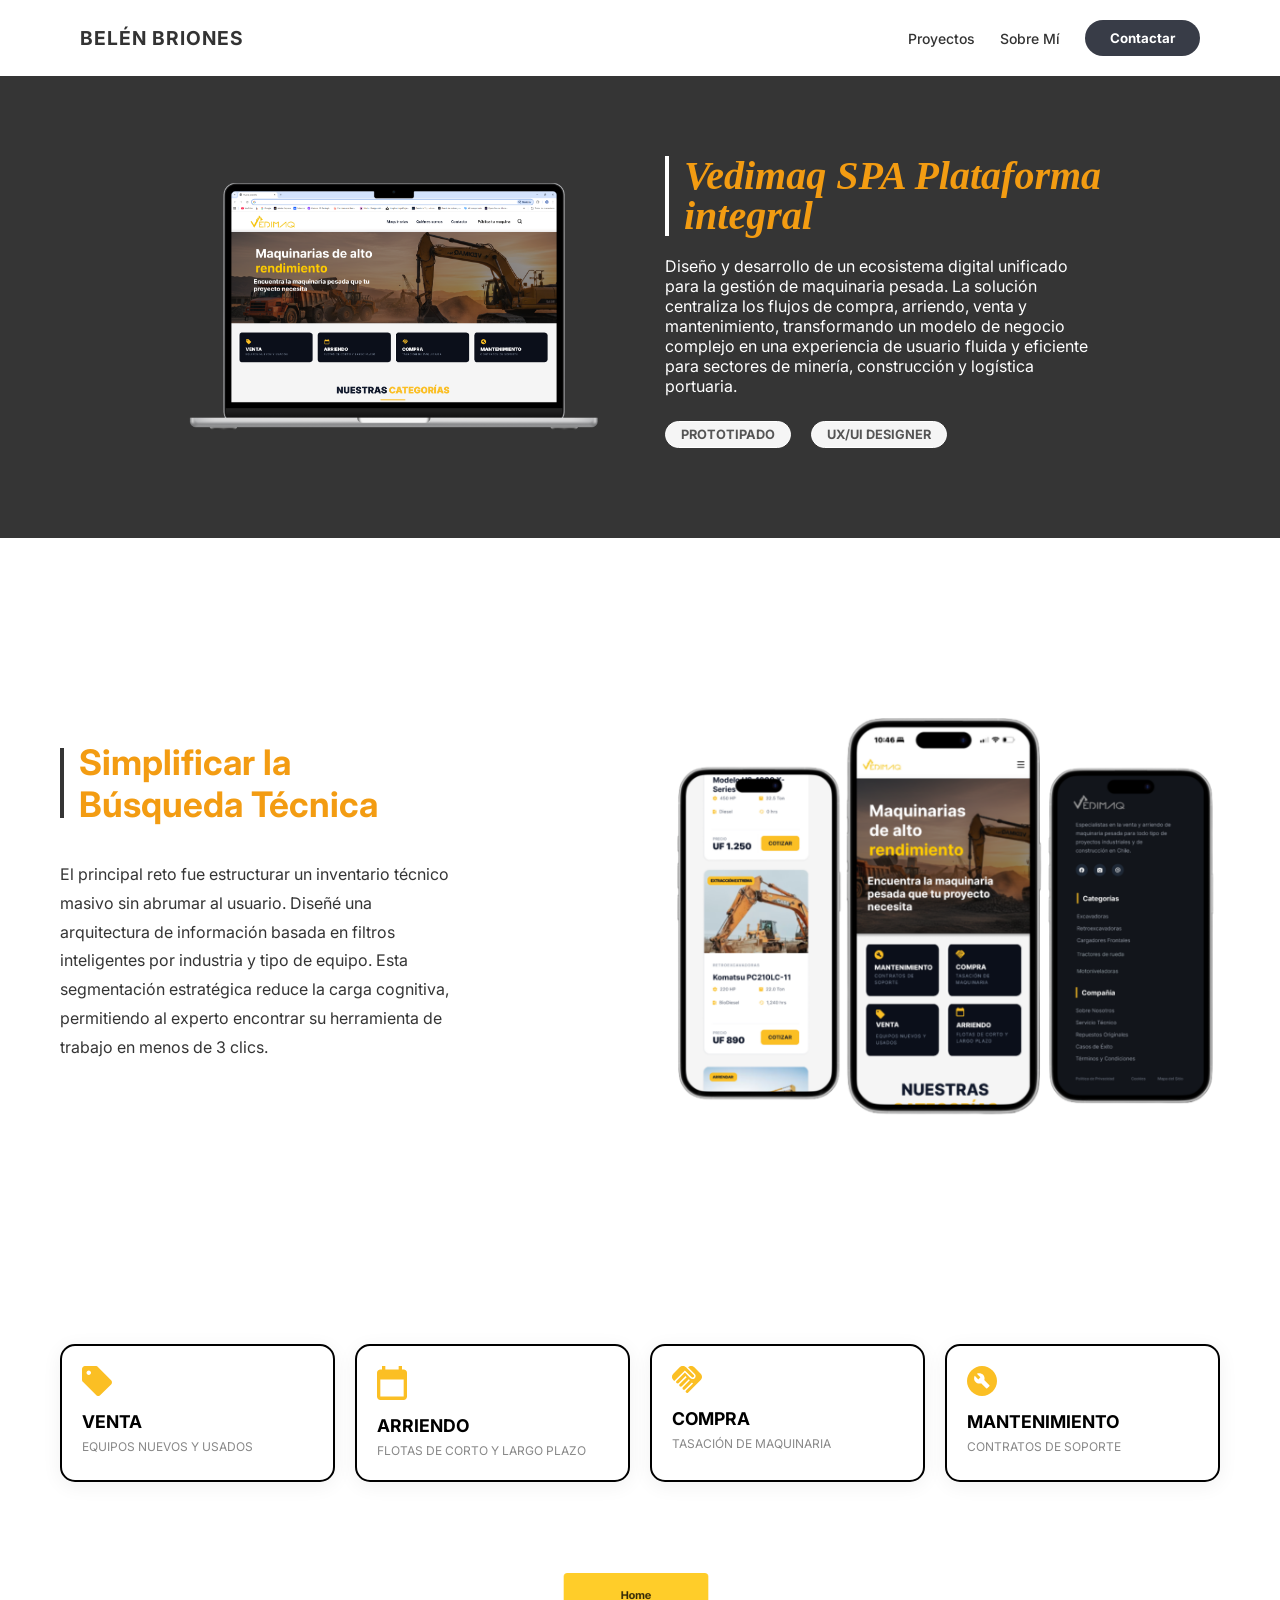
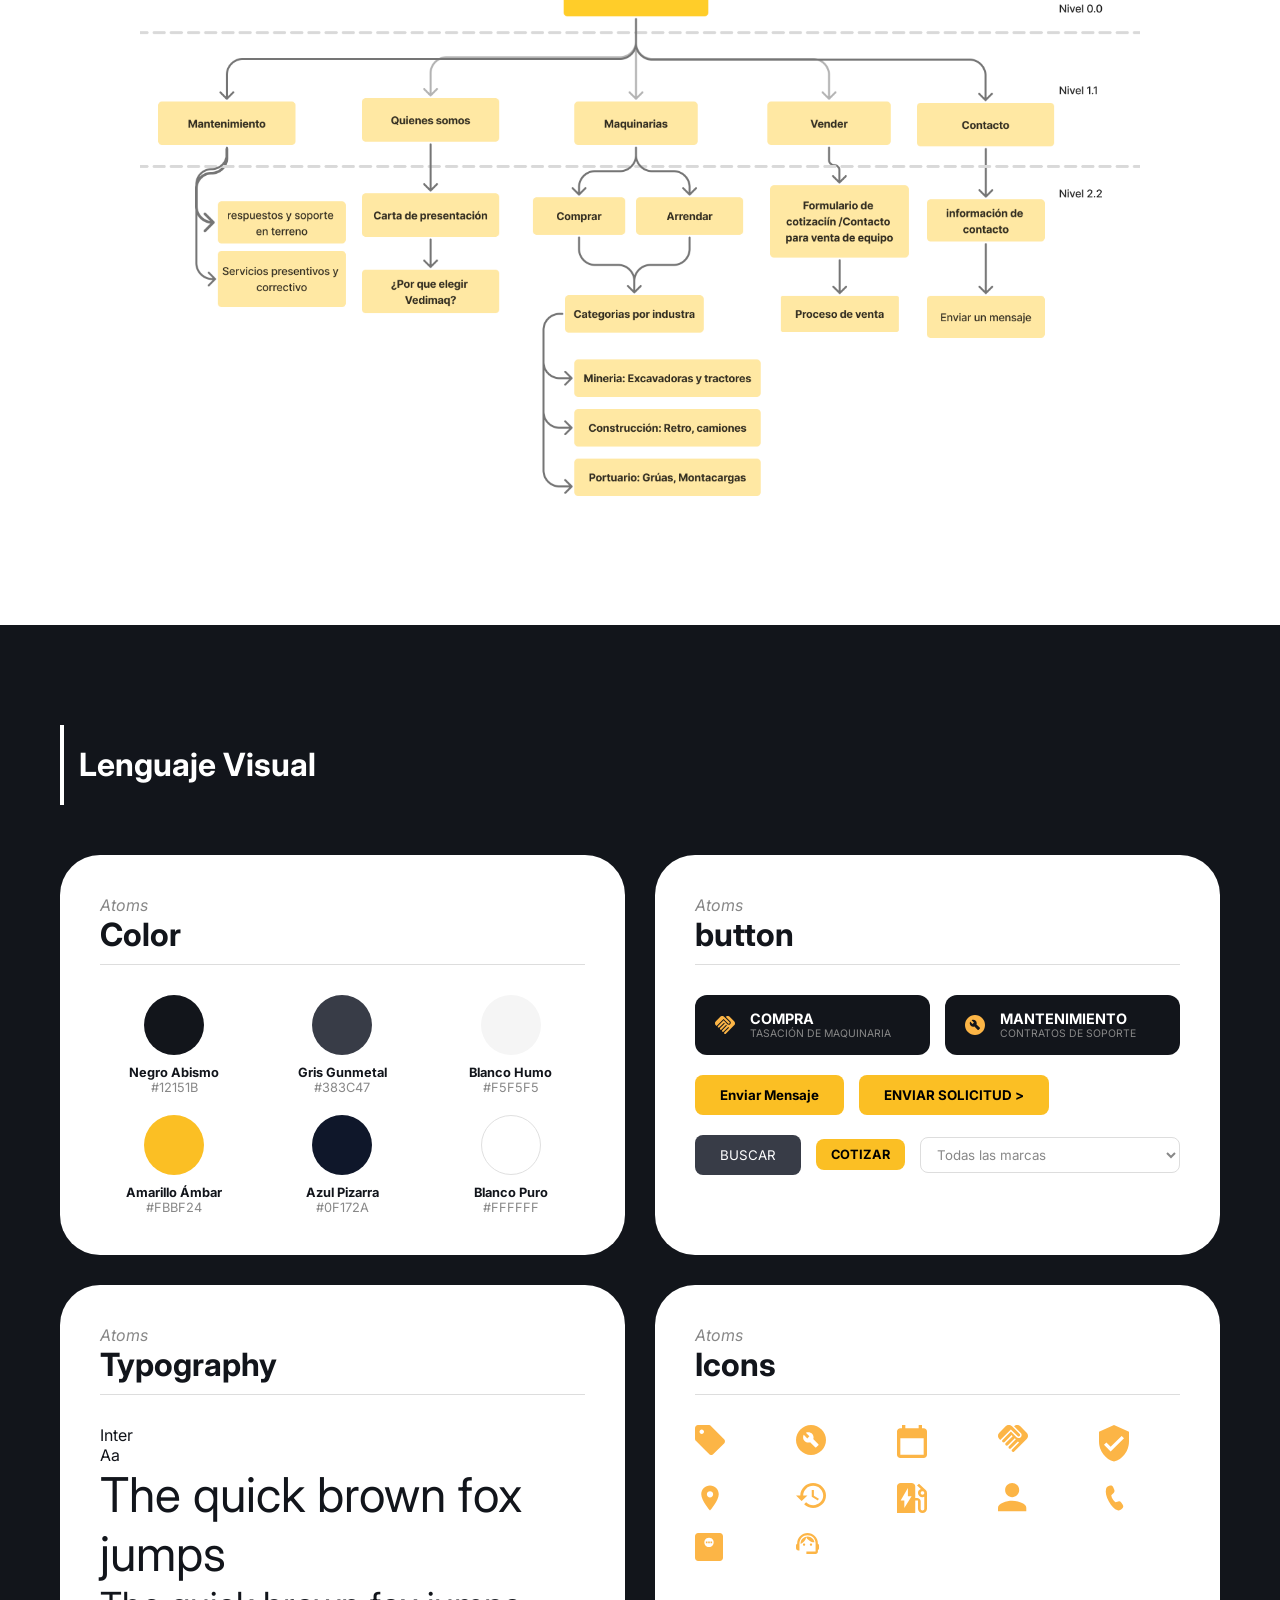
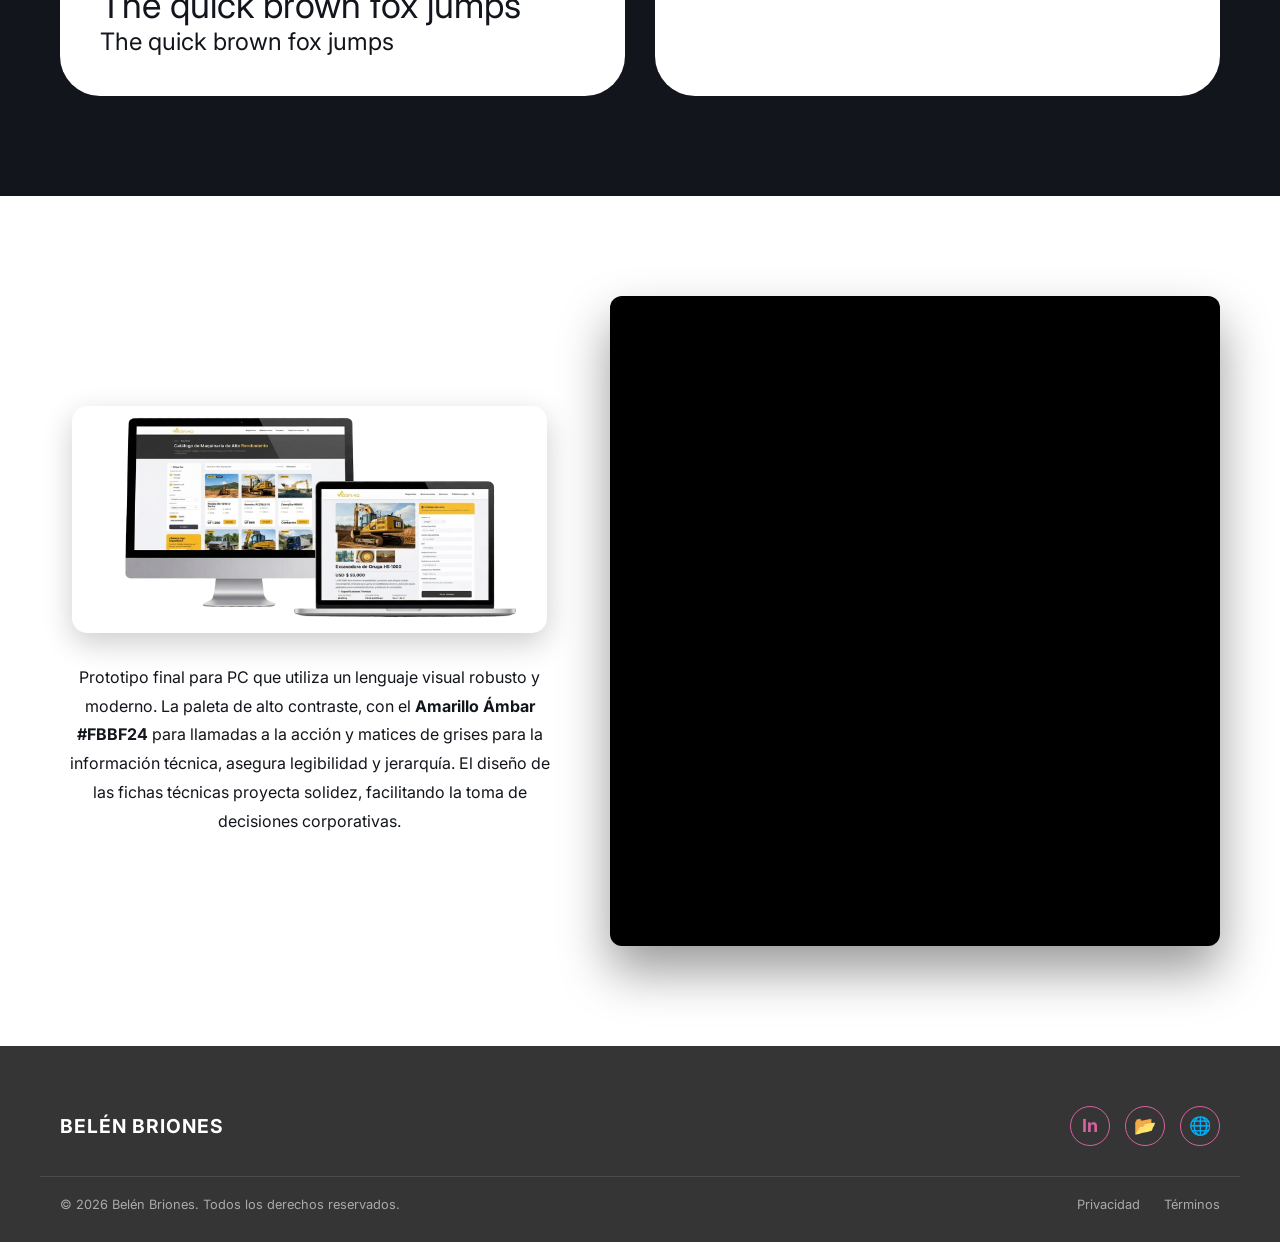
<file: index3.html>
<head>
    <meta charset="UTF-8">
    <meta name="viewport" content="width=device-width, initial-scale=1.0">
    <title>Portafolio | Belén Briones</title>
    <link rel="stylesheet" href="style.css">
    <link href="https://fonts.googleapis.com/css2?family=Inter:wght@300;400;700&display=swap" rel="stylesheet">
    <link rel="stylesheet" href="style3.css">
    <link rel="stylesheet" href="https://cdnjs.cloudflare.com/ajax/libs/font-awesome/6.0.0/css/all.min.css">
</head>

<body>

     <header>
    <div class="logo">
        <span class="icon"></span> 
        <a href="index.html" style="text-decoration: none; color: inherit;">
            <strong>BELÉN BRIONES</strong>
        </a>
    </div>
       <nav class="nav-menu">
        <a href="index.html#proyectos">Proyectos</a>
        
        <a href="index.html#sobre-mi">Sobre Mí</a>
        
        <a href="https://wa.me/56957190304?text=Hola%20Belén,%20vi%20tu%20portafolio%20y%20me%20gustaría%20contactarte"
            target="_blank">
            <button class="btn-contactar">Contactar</button>
        </a>
    </nav>
</header>
    <main>
        <section class="hero-vedimaq">
            <div class="container">
                <div class="hero-content">
                    <div class="hero-image">
                        <img src="Vedimaq/Computador-vedimaq.png" alt="Laptop Vedimaq" class="img-responsive">
                    </div>
                    <div class="hero-text">
                        <div class="title-container">
                            <span class="accent-line"></span>
                            <h1>Vedimaq SPA Plataforma integral</h1>
                        </div>

                        <p>Diseño y desarrollo de un ecosistema digital unificado para la gestión de maquinaria pesada.
                            La solución centraliza los flujos de compra, arriendo, venta y mantenimiento, transformando
                            un modelo de negocio complejo en una experiencia de usuario fluida y eficiente para sectores
                            de minería, construcción y logística portuaria.</p>
                        <div class="tags">
                            <span class="tag">PROTOTIPADO</span>
                            <span class="tag">UX/UI DESIGNER</span>
                        </div>
                    </div>
                </div>
            </div>
        </section>

        <section class="feature-vedimaq">
            <div class="container">
                <div class="feature-content">
                    <div class="feature-text">
                        <div class="title-container">
                            <span class="accent-line blue"></span>
                            <h2 class="titulo-naranja">Simplificar la Búsqueda Técnica</h2>
                        </div>
                        <p>El principal reto fue estructurar un inventario técnico masivo sin abrumar al usuario. Diseñé
                            una arquitectura de información basada en filtros inteligentes por industria y tipo de
                            equipo. Esta segmentación estratégica reduce la carga cognitiva, permitiendo al experto
                            encontrar su herramienta de trabajo en menos de 3 clics.</p>
                    </div>

                    <div class="feature-mobile-group">
                        <img src="Vedimaq/Mobile.tres.png" alt="Mobile 2" width="900" alt="Pantallas Vedimaq">
                    </div>

                </div>
            </div>
        </section>
    </main>
    <section class="arquitectura-section">
        <div class="container">

            <div class="servicios-grid">
                <div class="servicio-card">
                    <img src="Vedimaq/venta.svg" alt="Venta">
                    <h3>VENTA</h3>
                    <p>EQUIPOS NUEVOS Y USADOS</p>
                </div>
                <div class="servicio-card">
                    <img src="Vedimaq/Arriendo.svg" alt="Arriendo">
                    <h3>ARRIENDO</h3>
                    <p>FLOTAS DE CORTO Y LARGO PLAZO</p>
                </div>
                <div class="servicio-card">
                    <img src="Vedimaq/Compra.svg" alt="Compra">
                    <h3>COMPRA</h3>
                    <p>TASACIÓN DE MAQUINARIA</p>
                </div>
                <div class="servicio-card">
                    <img src="Vedimaq/Mantenimiento.svg" alt="Mantenimiento">
                    <h3>MANTENIMIENTO</h3>
                    <p>CONTRATOS DE SOPORTE</p>
                </div>
            </div>

            <div class="arquitectura-container">
                <img src="Vedimaq/Arquitectura_informacion.png.png" alt="Arquitectura de Información Vedimaq"
                    class="img-arquitectura">
            </div>

        </div>
    </section>
    <section class="design-system">
        <div class="container">
            <div class="title-container">
                <span class="accent-line"></span>
                <h2 class="section-title">Lenguaje Visual</h2>
            </div>

            <div class="atoms-grid">
                <div class="atom-card card-white">
                    <p class="atom-category">Atoms</p>
                    <h3 class="atom-name">Color</h3>
                    <hr>
                    <div class="colors-container">
                        <div class="color-item">
                            <div class="circle" style="background: #12151B;"></div>
                            <p>Negro Abismo<br><span>#12151B</span></p>
                        </div>
                        <div class="color-item">
                            <div class="circle" style="background: #383C47;"></div>
                            <p>Gris Gunmetal<br><span>#383C47</span></p>
                        </div>
                        <div class="color-item">
                            <div class="circle" style="background: #F5F5F5;"></div>
                            <p>Blanco Humo<br><span>#F5F5F5</span></p>
                        </div>
                        <div class="color-item">
                            <div class="circle" style="background: #FBBF24;"></div>
                            <p>Amarillo Ámbar<br><span>#FBBF24</span></p>
                        </div>
                        <div class="color-item">
                            <div class="circle" style="background: #0F172A;"></div>
                            <p>Azul Pizarra<br><span>#0F172A</span></p>
                        </div>
                        <div class="color-item">
                            <div class="circle border-light" style="background: #FFFFFF;"></div>
                            <p>Blanco Puro<br><span>#FFFFFF</span></p>
                        </div>
                    </div>
                </div>

                <div class="atom-card card-white">
                    <p class="atom-category">Atoms</p>
                    <h3 class="atom-name">button</h3>
                    <hr>

                    <div class="buttons-preview">
                        <div class="buttons-row-full">
                            <div class="btn-card-dark">
                                <img src="Vedimaq/Compra.svg" class="icon-yellow-small">
                                <div>
                                    <span class="btn-title">COMPRA</span>
                                    <span class="btn-subtitle">TASACIÓN DE MAQUINARIA</span>
                                </div>
                            </div>
                            <div class="btn-card-dark">
                                <img src="Vedimaq/Mantenimiento.svg" class="icon-yellow-small">
                                <div>
                                    <span class="btn-title">MANTENIMIENTO</span>
                                    <span class="btn-subtitle">CONTRATOS DE SOPORTE</span>
                                </div>
                            </div>
                        </div>

                        <div class="buttons-row">
                            <button class="btn-main">Enviar Mensaje</button>
                            <button class="btn-main">ENVIAR SOLICITUD ></button>
                        </div>

                        <div class="buttons-row">
                            <button class="btn-dark">BUSCAR</button>
                            <button class="btn-yellow-small">COTIZAR</button>
                            <select class="btn-select">
                                <option>Todas las marcas</option>
                            </select>
                        </div>
                    </div>
                </div>

                <div class="atom-card card-white typography-block">
                    <p class="atom-category">Atoms</p>
                    <h3 class="atom-name">Typography</h3>
                    <hr>
                    <div class="typo-content">
                        <p class="font-family">Inter</p>
                        <p class="font-sample">Aa</p>
                        <div class="font-sizes">
                            <p style="font-size: 48px;">The quick brown fox jumps</p>
                            <p style="font-size: 36px;">The quick brown fox jumps</p>
                            <p style="font-size: 24px;">The quick brown fox jumps</p>
                        </div>
                    </div>
                </div>

                <div class="atom-card card-white">
                    <p class="atom-category">Atoms</p>
                    <h3 class="atom-name">Icons</h3>
                    <hr>
                    <div class="icons-grid">
                        <img src="Vedimaq/venta.svg" class="icon-yellow">
                        <img src="Vedimaq/Mantenimiento.svg" class="icon-yellow">
                        <img src="Vedimaq/Arriendo.svg" class="icon-yellow">
                        <img src="Vedimaq/Compra.svg" class="icon-yellow">
                        <img src="Vedimaq/Seguro.svg" class="icon-yellow">
                        <img src="Vedimaq/Ubicación.svg" class="icon-yellow">
                        <img src="Vedimaq/Reloj.svg" class="icon-yellow">
                        <img src="Vedimaq/Disel.svg" class="icon-yellow">
                        <img src="Vedimaq/Perfil.svg" class="icon-yellow">
                        <img src="Vedimaq/fluent_call-24-filled.svg" class="icon-yellow">
                        <img src="Vedimaq/Container (1).svg" class="icon-yellow">
                        <img src="Vedimaq/Call.svg" class="icon-yellow">
                    </div>
                </div>
            </div>
        </div>
    </section>

    <section class="final-prototype">
        <div class="container">
            <div class="prototype-content">

                <div class="prototype-info">
                    <img src="Vedimaq/Pantallas.de.vedimaq.png" alt="Pantallas Vedimaq" class="img-fluid">
                    <div class="text-block">
                        <p>Prototipo final para PC que utiliza un lenguaje visual robusto y moderno. La paleta de alto
                            contraste, con el <strong>Amarillo Ámbar #FBBF24</strong> para llamadas a la acción y
                            matices de grises para la información técnica, asegura legibilidad y jerarquía. El diseño de
                            las fichas técnicas proyecta solidez, facilitando la toma de decisiones corporativas.</p>
                    </div>
                </div>

                <div class="prototype-display">
                    <iframe style="border: none;" width="100%" height="650"
                        src="https://embed.figma.com/proto/gpPJ129k42md5YP2P2iQJV/vedimaq?node-id=224-253&scaling=scale-down&content-scaling=fixed&page-id=0%3A1&embed-host=share"
                        allowfullscreen>
                    </iframe>
                </div>

            </div>
        </div>
    </section>
    <footer class="main-footer">
        <div class="container footer-content">
            <div class="footer-logo">
                <span class="icon"></span> <strong>BELÉN BRIONES</strong>
            </div>

            <div class="footer-right">
                <div class="social-links">
                    <a href="https://www.linkedin.com/in/belen-brionesibeas/" target="_blank" class="social-icon">In</a>

                    <a href="https://wiki.ead.pucv.cl/Belen_Briones" target="_blank" class="social-icon">📂</a>

                    <a href="#" class="social-icon">🌐</a>
                </div>
            </div>
        </div>
        <div class="container footer-bottom">
            <p>© 2026 Belén Briones. Todos los derechos reservados.</p>
            <div class="footer-legal">
                <a href="#">Privacidad</a>
                <a href="#">Términos</a>
            </div>
        </div>
    </footer>
    <script src="script.js"></script>
</body>

</html>
</file>
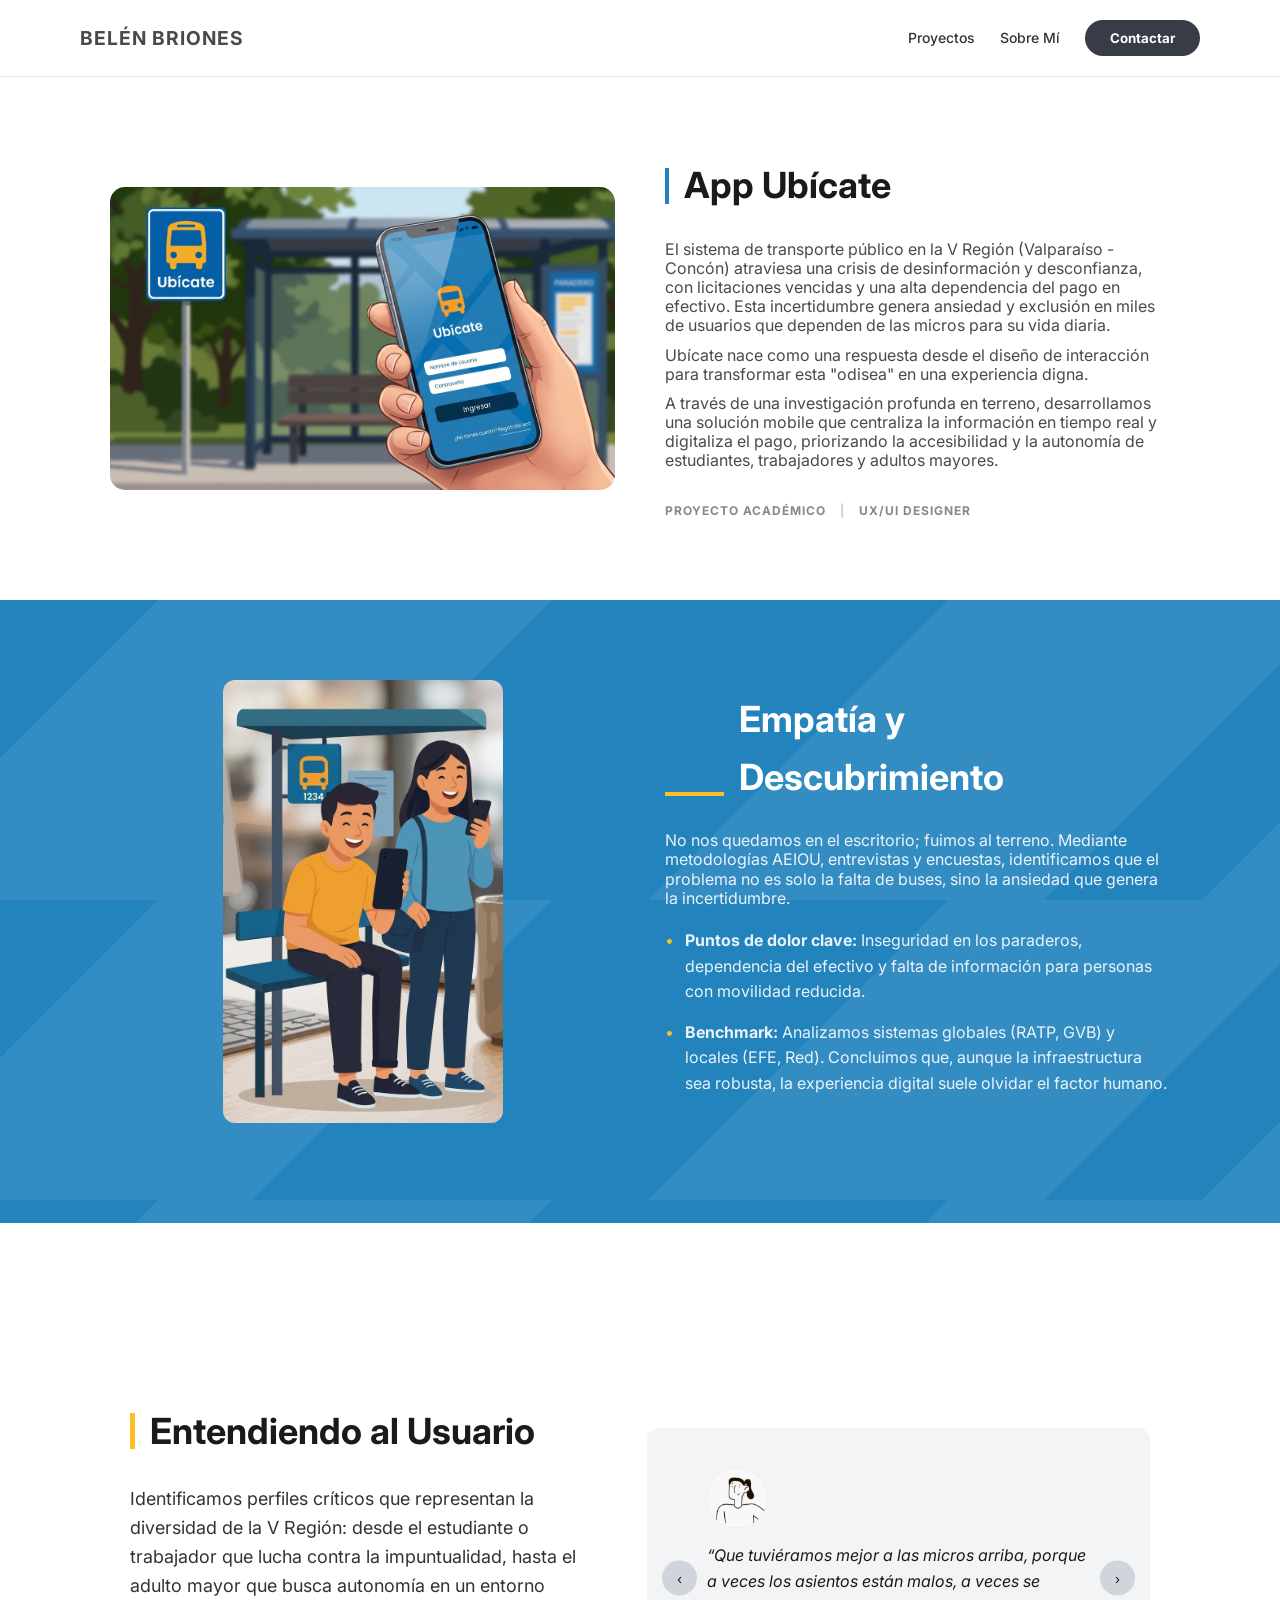
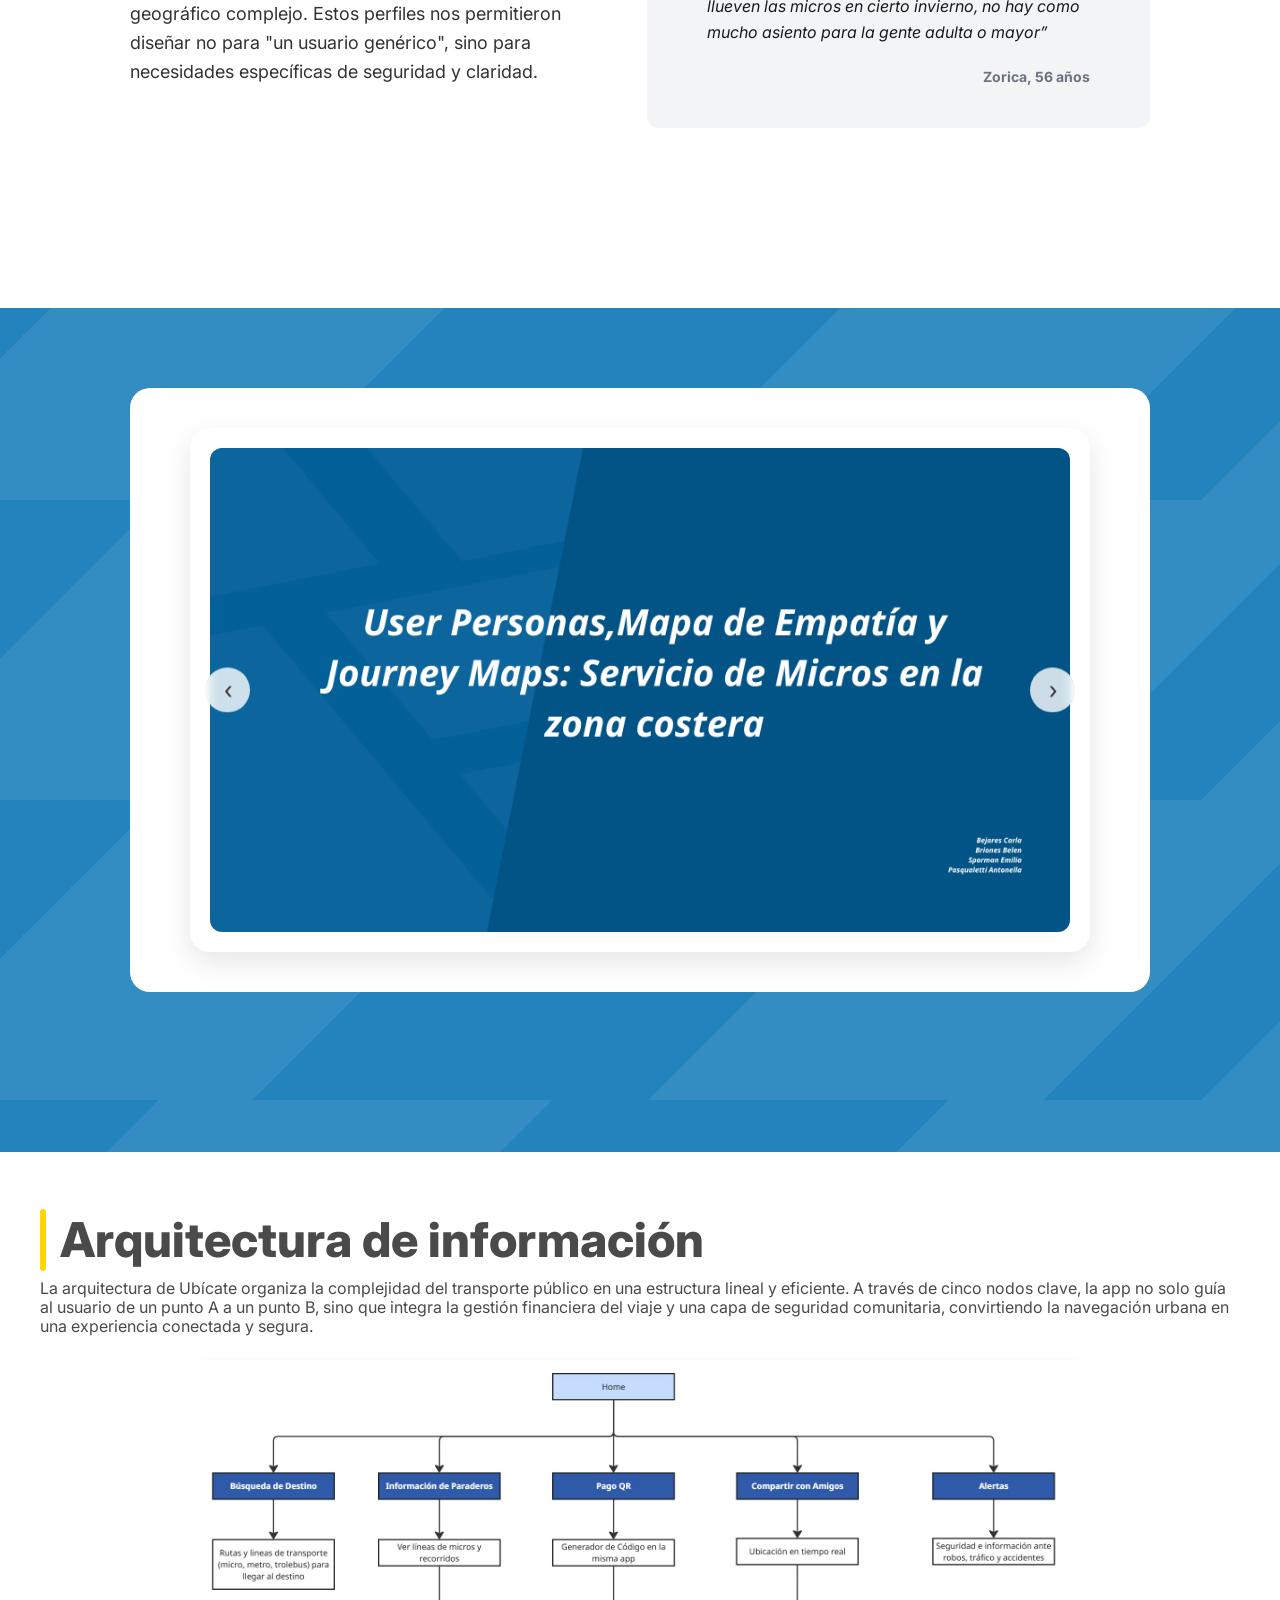
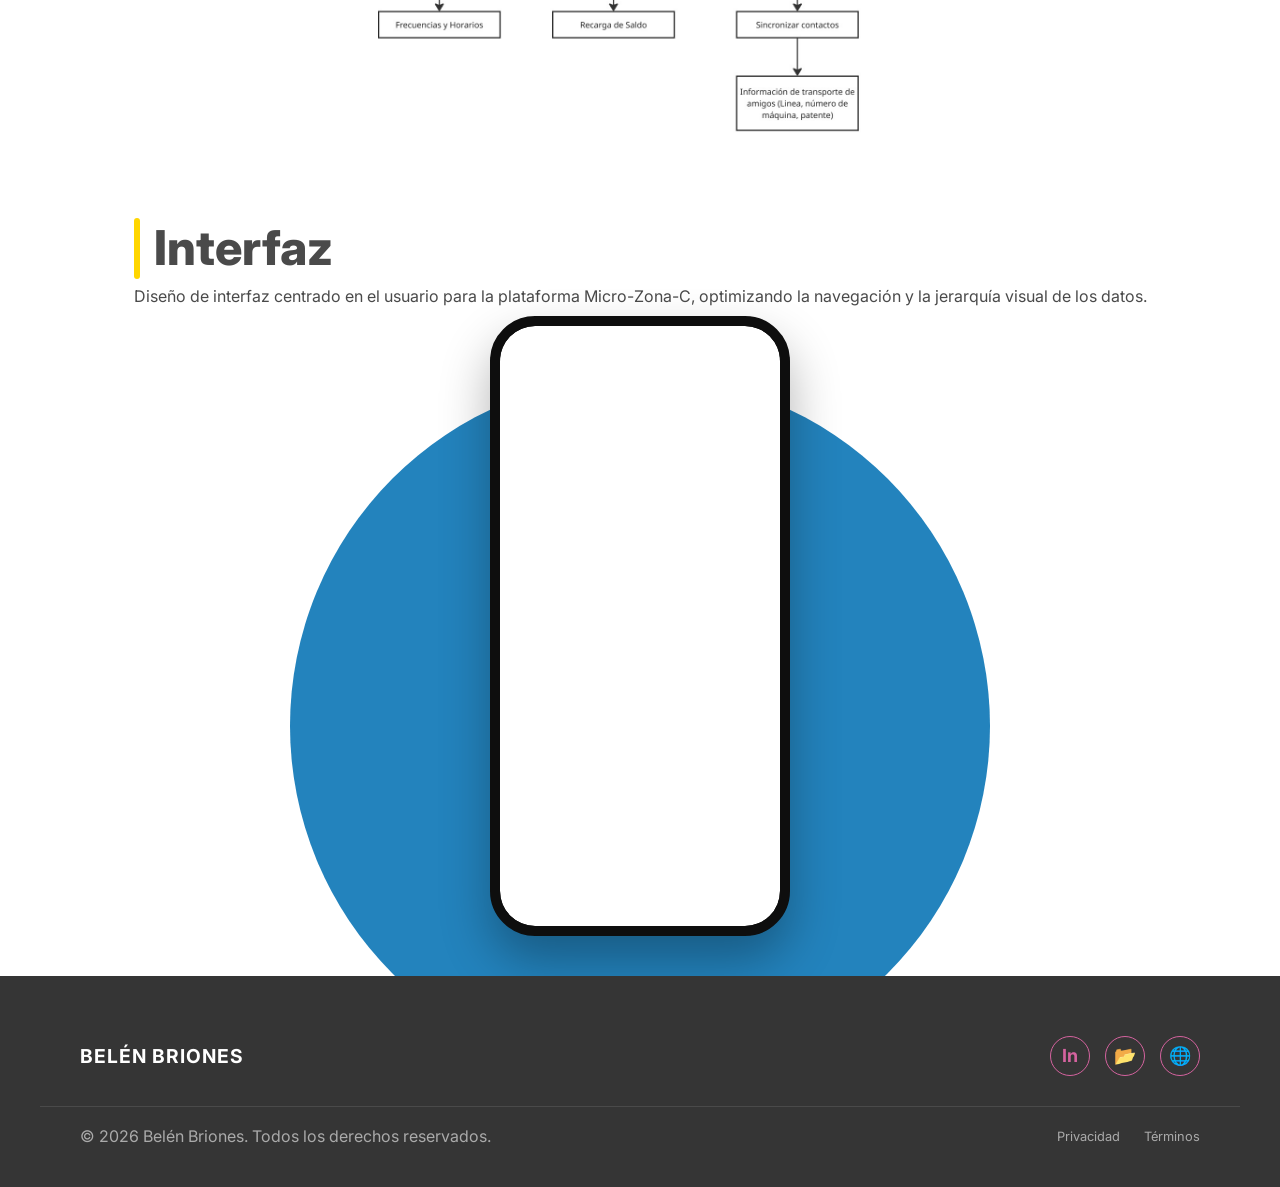
<file: index4.html>
<head>
    <meta charset="UTF-8">
    <meta name="viewport" content="width=device-width, initial-scale=1.0">
    <title>Portafolio | Belén Briones</title>
    <link rel="stylesheet" href="style.css">
    <link href="https://fonts.googleapis.com/css2?family=Inter:wght@300;400;700&display=swap" rel="stylesheet">
    <link rel="stylesheet" href="style4.css">
    <link rel="stylesheet" href="https://cdnjs.cloudflare.com/ajax/libs/font-awesome/6.0.0/css/all.min.css">
</head>

<body>

    <header>
        <div class="logo">
            <span class="icon"></span>
            <a href="index.html" style="text-decoration: none; color: inherit;">
                <strong>BELÉN BRIONES</strong>
            </a>
        </div>
        <nav class="nav-menu">
            <a href="index.html#proyectos">Proyectos</a>

            <a href="index.html#sobre-mi">Sobre Mí</a>

            <a href="https://wa.me/56957190304?text=Hola%20Belén,%20vi%20tu%20portafolio%20y%20me%20gustaría%20contactarte"
                target="_blank">
                <button class="btn-contactar">Contactar</button>
            </a>
        </nav>
    </header>
    <main>

        <body>

            <section class="section-white">
                <div class="container">
                    <div class="grid-content">
                        <div class="image-wrapper">
                            <img src="Ubicate/ilustración.ubicate.png" alt="Ilustración App Ubícate" class="main-img">
                        </div>

                        <div class="text-block">
                            <div class="title-wrapper">
                                <span class="line-blue"></span>
                                <h1>App Ubícate</h1>
                            </div>
                            <p>El sistema de transporte público en la V Región (Valparaíso - Concón) atraviesa una
                                crisis de desinformación y desconfianza, con licitaciones vencidas y una alta
                                dependencia del pago en efectivo. Esta incertidumbre genera ansiedad y exclusión en
                                miles de usuarios que dependen de las micros para su vida diaria.</p>

                            <p>Ubícate nace como una respuesta desde el diseño de interacción para transformar esta
                                "odisea" en una experiencia digna.</p>
                            <p>A través de una investigación profunda en terreno, desarrollamos una solución mobile que
                                centraliza la información en tiempo real y digitaliza el pago, priorizando la
                                accesibilidad y la autonomía de estudiantes, trabajadores y adultos mayores.</p>

                            <div class="meta-data">
                                <span>PROYECTO ACADÉMICO</span>
                                <span class="divider">|</span>
                                <span>UX/UI DESIGNER</span>
                            </div>
                        </div>
                    </div>
                </div>
            </section>

            <section class="section-blue">
                <div class="container">
                    <div class="grid-content reversed">
                        <div class="text-block">
                            <div class="title-wrapper">
                                <span class="line-yellow"></span>
                                <h1>Empatía y Descubrimiento</h1>
                            </div>
                            <p>No nos quedamos en el escritorio; fuimos al terreno. Mediante metodologías AEIOU,
                                entrevistas y encuestas, identificamos que el problema no es solo la falta de buses,
                                sino la ansiedad que genera la incertidumbre.</p>
                            <ul>
                                <li><strong>Puntos de dolor clave:</strong> Inseguridad en los paraderos, dependencia
                                    del efectivo y falta de información para personas con movilidad reducida.</li>
                                <li><strong>Benchmark:</strong> Analizamos sistemas globales (RATP, GVB) y locales (EFE,
                                    Red). Concluimos que, aunque la infraestructura sea robusta, la experiencia digital
                                    suele olvidar el factor humano.</li>
                            </ul>
                        </div>

                        <div class="image-wrapper">
                            <img src="Ubicate/ubicate(2).png" alt="Ilustración Proceso de Investigación"
                                class="secondary-img">
                        </div>
                    </div>
                    <section class="section-user-insight">
                        <div class="container">
                            <div class="user-grid">

                                <div class="user-intro">
                                    <div class="title-wrapper">
                                        <span class="line-yellow-v"></span>
                                        <h1>Entendiendo al Usuario</h1>
                                    </div>
                                    <p class="description-text">
                                        Identificamos perfiles críticos que representan la diversidad de la V Región:
                                        desde el estudiante o trabajador que lucha contra la impuntualidad, hasta el
                                        adulto mayor que busca autonomía en un entorno geográfico complejo. Estos
                                        perfiles nos permitieron diseñar no para "un usuario genérico", sino para
                                        necesidades específicas de seguridad y claridad.
                                    </p>
                                </div>

                                <div class="insight-column">
                                    <span class="label-insight">Insight</span>
                                    <div class="insight-card">
                                        <button class="arrow prev" onclick="changeSlide(-1)">‹</button>
                                        <button class="arrow next" onclick="changeSlide(1)">›</button>

                                        <div class="slides-container">
                                            <div class="slide active">
                                                <img src="Ubicate/Ellipse 16 (1).svg" alt="Zorica"
                                                    class="avatar-insight">
                                                <p class="quote">“Que tuviéramos mejor a las micros arriba, porque a
                                                    veces los asientos están malos, a veces se llueven las micros en
                                                    cierto invierno, no hay como mucho asiento para la gente adulta o
                                                    mayor”</p>
                                                <span class="author">Zorica, 56 años</span>
                                            </div>

                                            <div class="slide">
                                                <img src="Ubicate/Ellipse 19.svg" class="avatar-insight">
                                                <p class="quote">“Cambiar el pago a tarjeta, porque así sería mucho más
                                                    fácil, y los micreros respetarían un poco más las normas, además de
                                                    hacer que la micro no sea una empresa privada... Eso es todo”</p>
                                                <span class="author">Camila, 22 años</span>
                                            </div>

                                            <div class="slide">
                                                <img src="Ubicate/Ellipse 18.svg" class="avatar-insight">
                                                <p class="quote">“La disposición del conductor, es mala. Te reciben y te
                                                    entregan la plata de mala manera. Y a veces los escuchas entre
                                                    dientes maldiciéndote o insultándote.”</p>
                                                <span class="author">Usuario de Valparaíso</span>
                                            </div>

                                            <div class="slide">
                                                <img src="Ubicate/Ellipse 16.svg" alt="Usuario" class="avatar-insight">
                                                <p class="quote">“La actitud de los choferes, las formas de pago y
                                                    la frecuencia de algunas líneas, que en horario punta van llenas
                                                    y no paran.”</p>
                                                <span class="author">Vicente Cabrera, 25 años</span>
                                            </div>
                                        </div>
                                    </div>
                                </div>

                            </div>
                        </div>
                        <script>
                            let currentSlide = 0;
                            const slides = document.querySelectorAll('.slide');

                            function changeSlide(direction) {
                                slides[currentSlide].classList.remove('active');
                                currentSlide = (currentSlide + direction + slides.length) % slides.length;
                                slides[currentSlide].classList.add('active');
                            }
                        </script>
                    </section>
                    <section class="section-grey-gallery">
                        <div class="container">
                            <div class="grey-box">

                                <div class="photo-slider">
                                    <button class="slider-btn prev" onclick="moveGallery(-1)">‹</button>
                                    <button class="slider-btn next" onclick="moveGallery(1)">›</button>

                                    <div class="slider-track-container">
                                        <div class="slider-track">
                                            <div class="slide-photo">
                                                <img src="Ubicate/imagen(1).png" alt="User Personas">
                                            </div>
                                            <div class="slide-photo">
                                                <img src="Ubicate/imagen(2).png" alt="Mapa de Empatía">
                                            </div>
                                            <div class="slide-photo">
                                                <img src="Ubicate/Imagen(3).png" alt="Journey Map">
                                            </div>
                                            <div class="slide-photo">
                                                <img src="Ubicate/imagen(4).png" alt="Journey Map">
                                            </div>
                                            <div class="slide-photo">
                                                <img src="Ubicate/Imagen(5).png" alt="Journey Map">
                                            </div>
                                            <div class="slide-photo">
                                                <img src="Ubicate/imagen(6).png" alt="Journey Map">
                                            </div>
                                            <div class="slide-photo">
                                                <img src="Ubicate/imagen(7).png" alt="Journey Map">
                                            </div>
                                        </div>
                                    </div>
                                </div>
                            </div>
                        </div>
                </div>
                <script>
                    let currentGallerySlide = 0;

                    function moveGallery(direction) {
                        const track = document.querySelector('.slider-track');
                        const slides = document.querySelectorAll('.slide-photo');
                        const totalSlides = slides.length;

                        currentGallerySlide += direction;

                        // Loop infinito: si llega al final, vuelve al principio
                        if (currentGallerySlide >= totalSlides) currentGallerySlide = 0;
                        if (currentGallerySlide < 0) currentGallerySlide = totalSlides - 1;

                        const offset = -currentGallerySlide * 100;
                        track.style.transform = `translateX(${offset}%)`;
                    }
                </script>
                </div>
                </div>
            </section>
            </section>

            <section class="interfaz-section">
                <div class="container-text">
                    <span class="label"></span>

                    <div class="title-with-line">
                        <span class="accent-line-amber"></span>
                        <h2 class="titulo-interfaz">Arquitectura de información</h2>
                    </div>

                    <p class="interfaz-description">
                        La arquitectura de Ubícate organiza la complejidad del transporte público en una estructura
                        lineal y eficiente. A través de cinco nodos clave, la app no solo guía al usuario de un punto A
                        a un punto B, sino que integra la gestión financiera del viaje y una capa de seguridad
                        comunitaria, convirtiendo la navegación urbana en una experiencia conectada y segura.
                    </p>
                </div>

                <div class="arch-image-wrapper">
                    <img src="Ubicate/arquitectura.información.ubicate.jpg" alt="Diagrama de Arquitectura"
                        class="diagram-img">
                </div>
                <section class="interfaz-section">
                    <div class="container-text">
                        <span class="label"></span>
                        <div class="title-with-line">
                            <span class="accent-line-amber"></span>
                            <h2 class="titulo-interfaz">Interfaz</h2>
                        </div>
                        <p class="interfaz-description">
                            Diseño de interfaz centrado en el usuario para la plataforma Micro-Zona-C,
                            optimizando la navegación y la jerarquía visual de los datos.
                        </p>
                    </div>

                    <div class="visual-container">
                        <div class="circle-background"></div>

                        <div class="phone-mockup">
                            <div class="screen">
                                <iframe style="border: none;" width="100%" height="100%"
                                    src="https://embed.figma.com/proto/peACR3xy5KsTrH51hAojfS/Micro-Zona-C?node-id=281-6335&scaling=scale-down-width&content-scaling=fixed&page-id=0%3A1&starting-point-node-id=281%3A6335&embed-host=share&hide-ui=1"
                                    allowfullscreen>
                                </iframe>
                            </div>
                        </div>
                    </div>
                </section>
            </section>

            <footer class="main-footer">
                <div class="footer-inner footer-content">
                    <div class="footer-logo">
                        <span class="icon"></span> <strong>BELÉN BRIONES</strong>
                    </div>

                    <div class="footer-right">
                        <div class="social-links">
                            <a href="https://www.linkedin.com/in/belen-brionesibeas/" target="_blank"
                                class="social-icon">In</a>
                            <a href="https://wiki.ead.pucv.cl/Belen_Briones" target="_blank" class="social-icon">📂</a>
                            <a href="#" class="social-icon">🌐</a>
                        </div>
                    </div>
                </div>

                <div class="footer-inner footer-bottom">
                    <p>© 2026 Belén Briones. Todos los derechos reservados.</p>
                    <div class="footer-legal">
                        <a href="#">Privacidad</a>
                        <a href="#">Términos</a>
                    </div>
                </div>
            </footer>
        </body>

        </html>
</file>
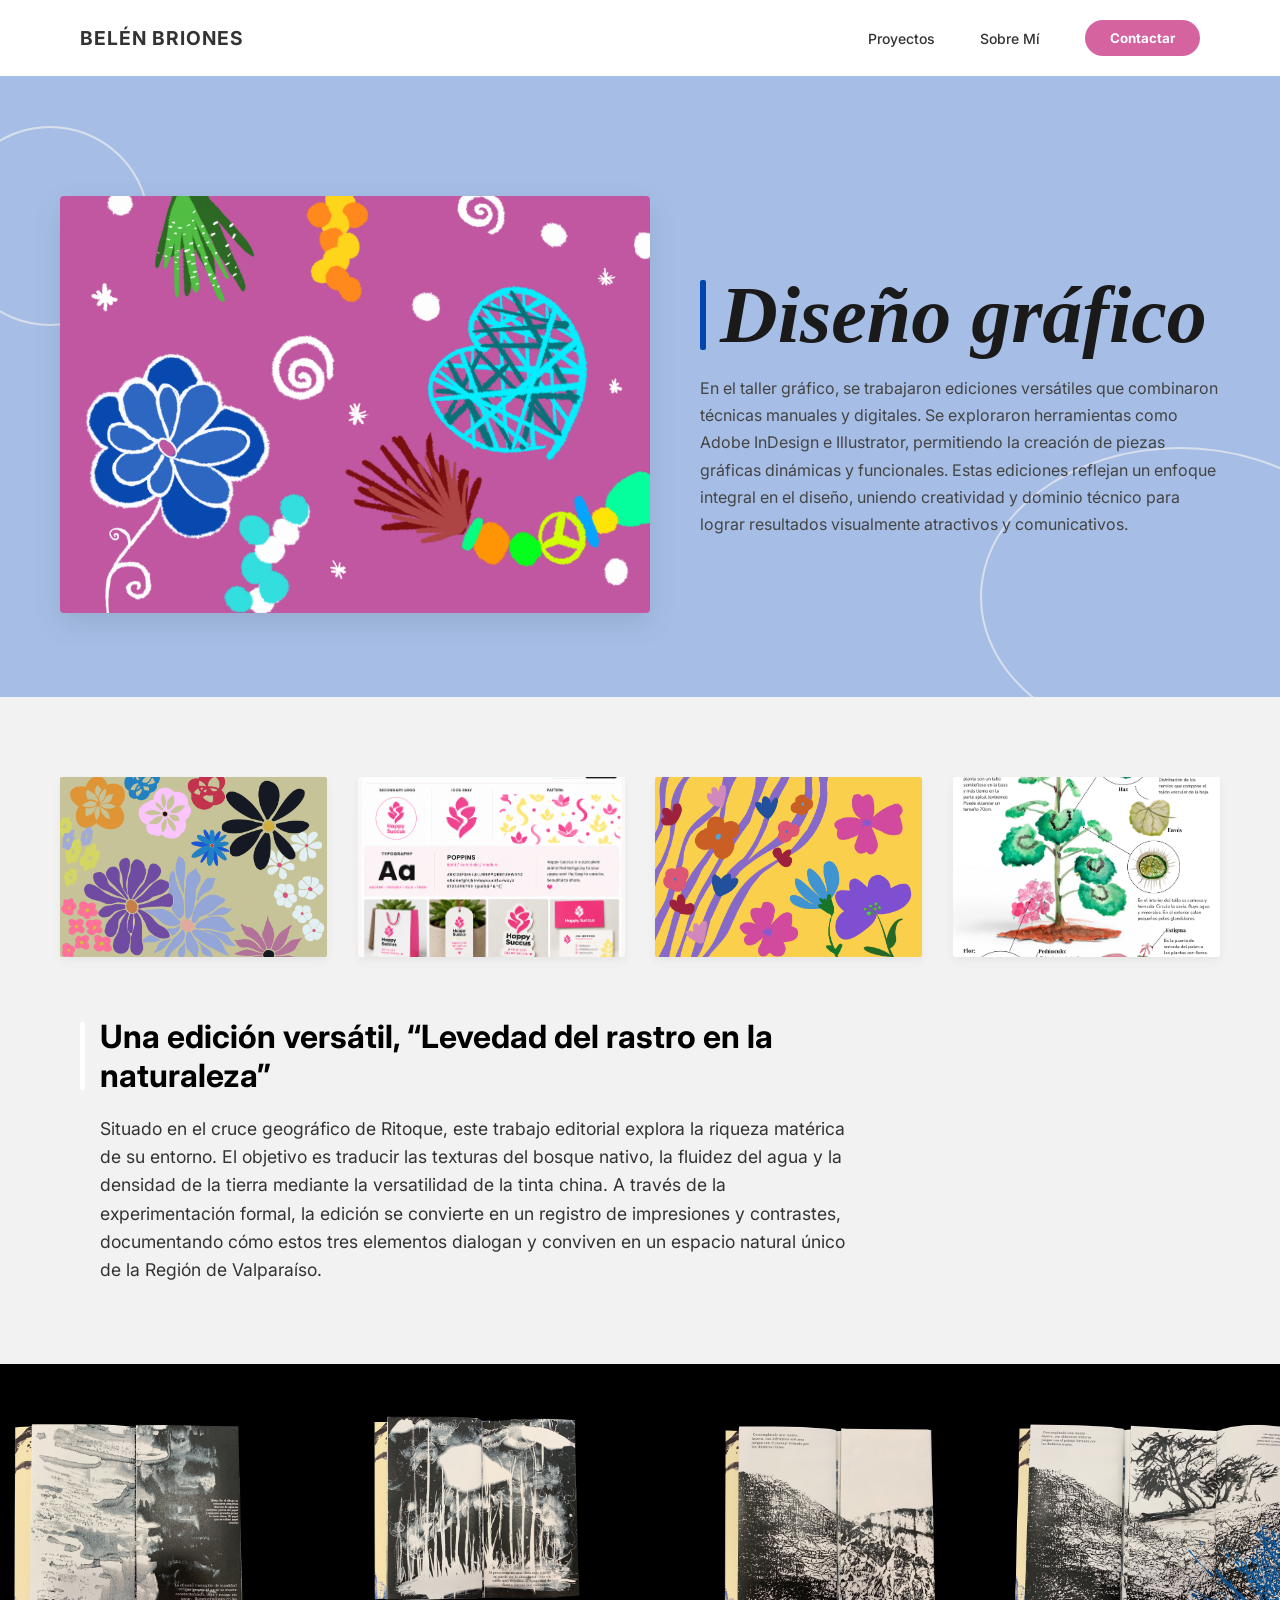
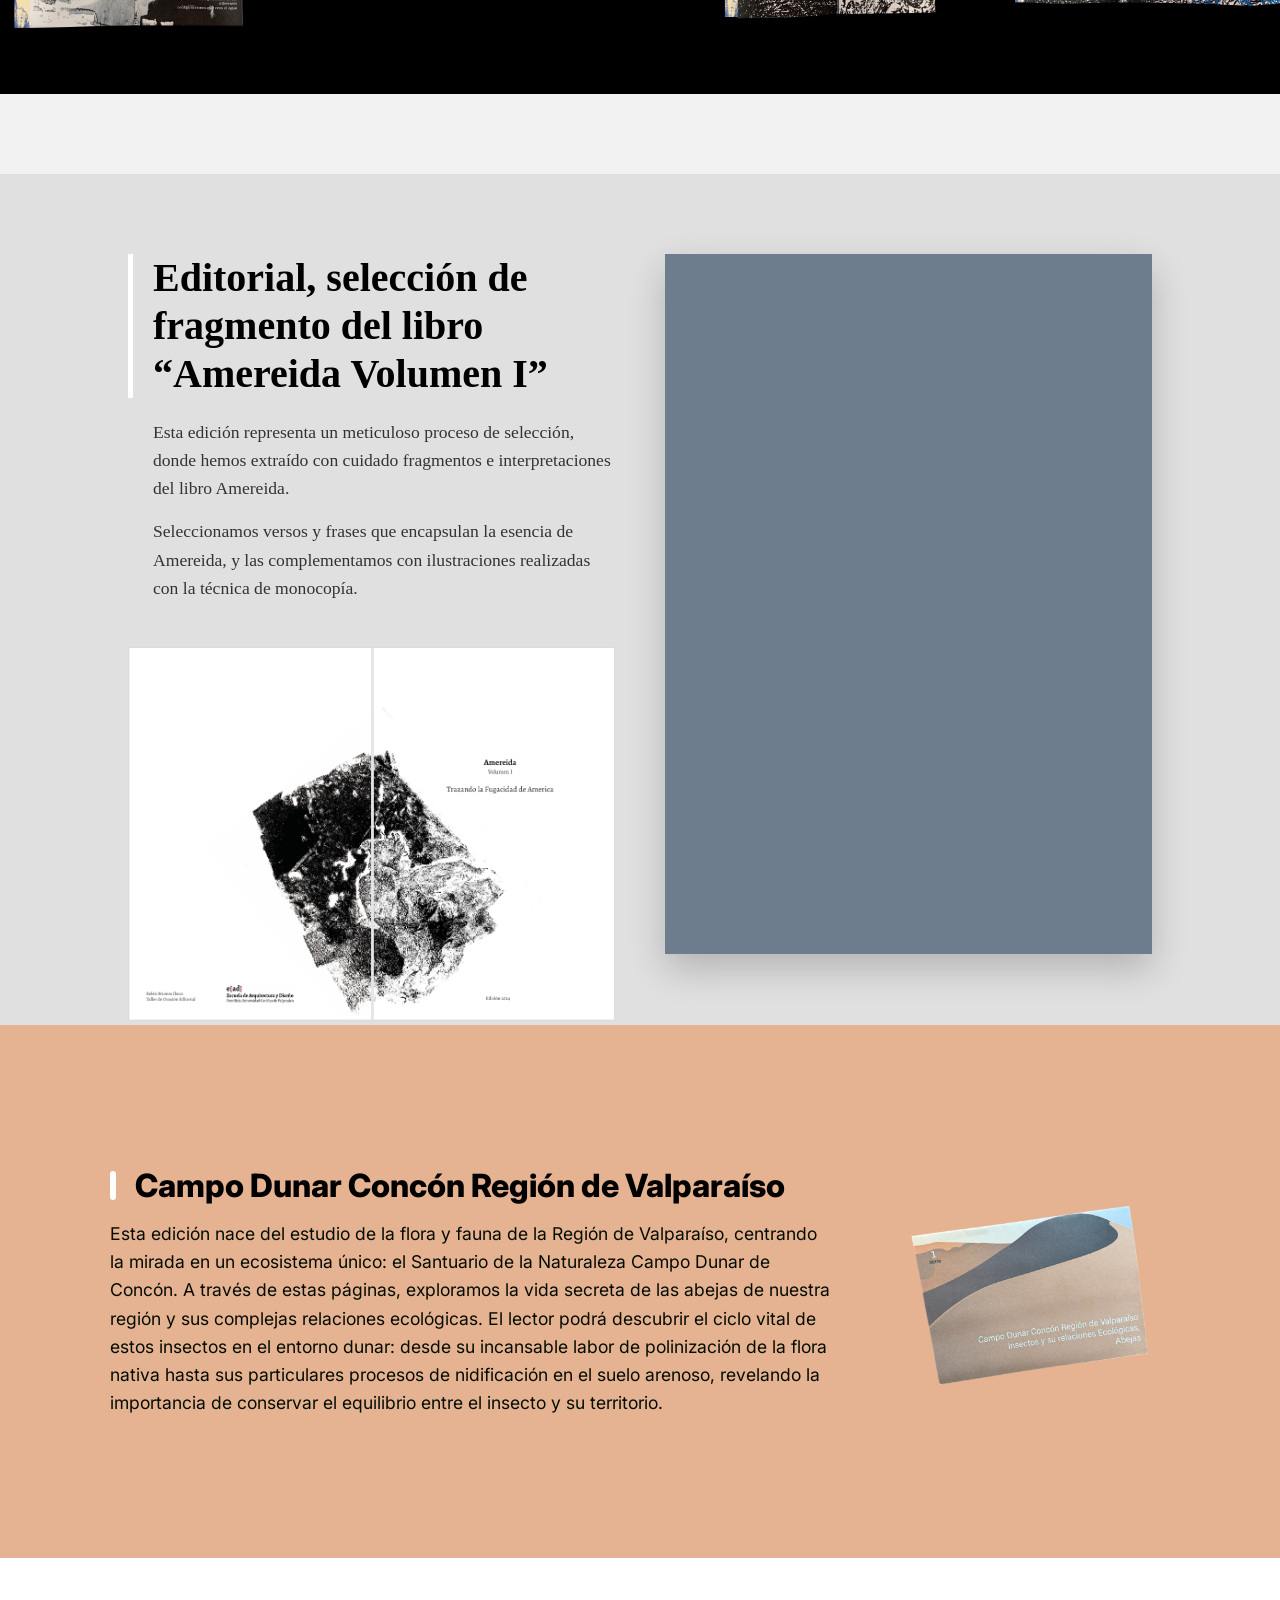
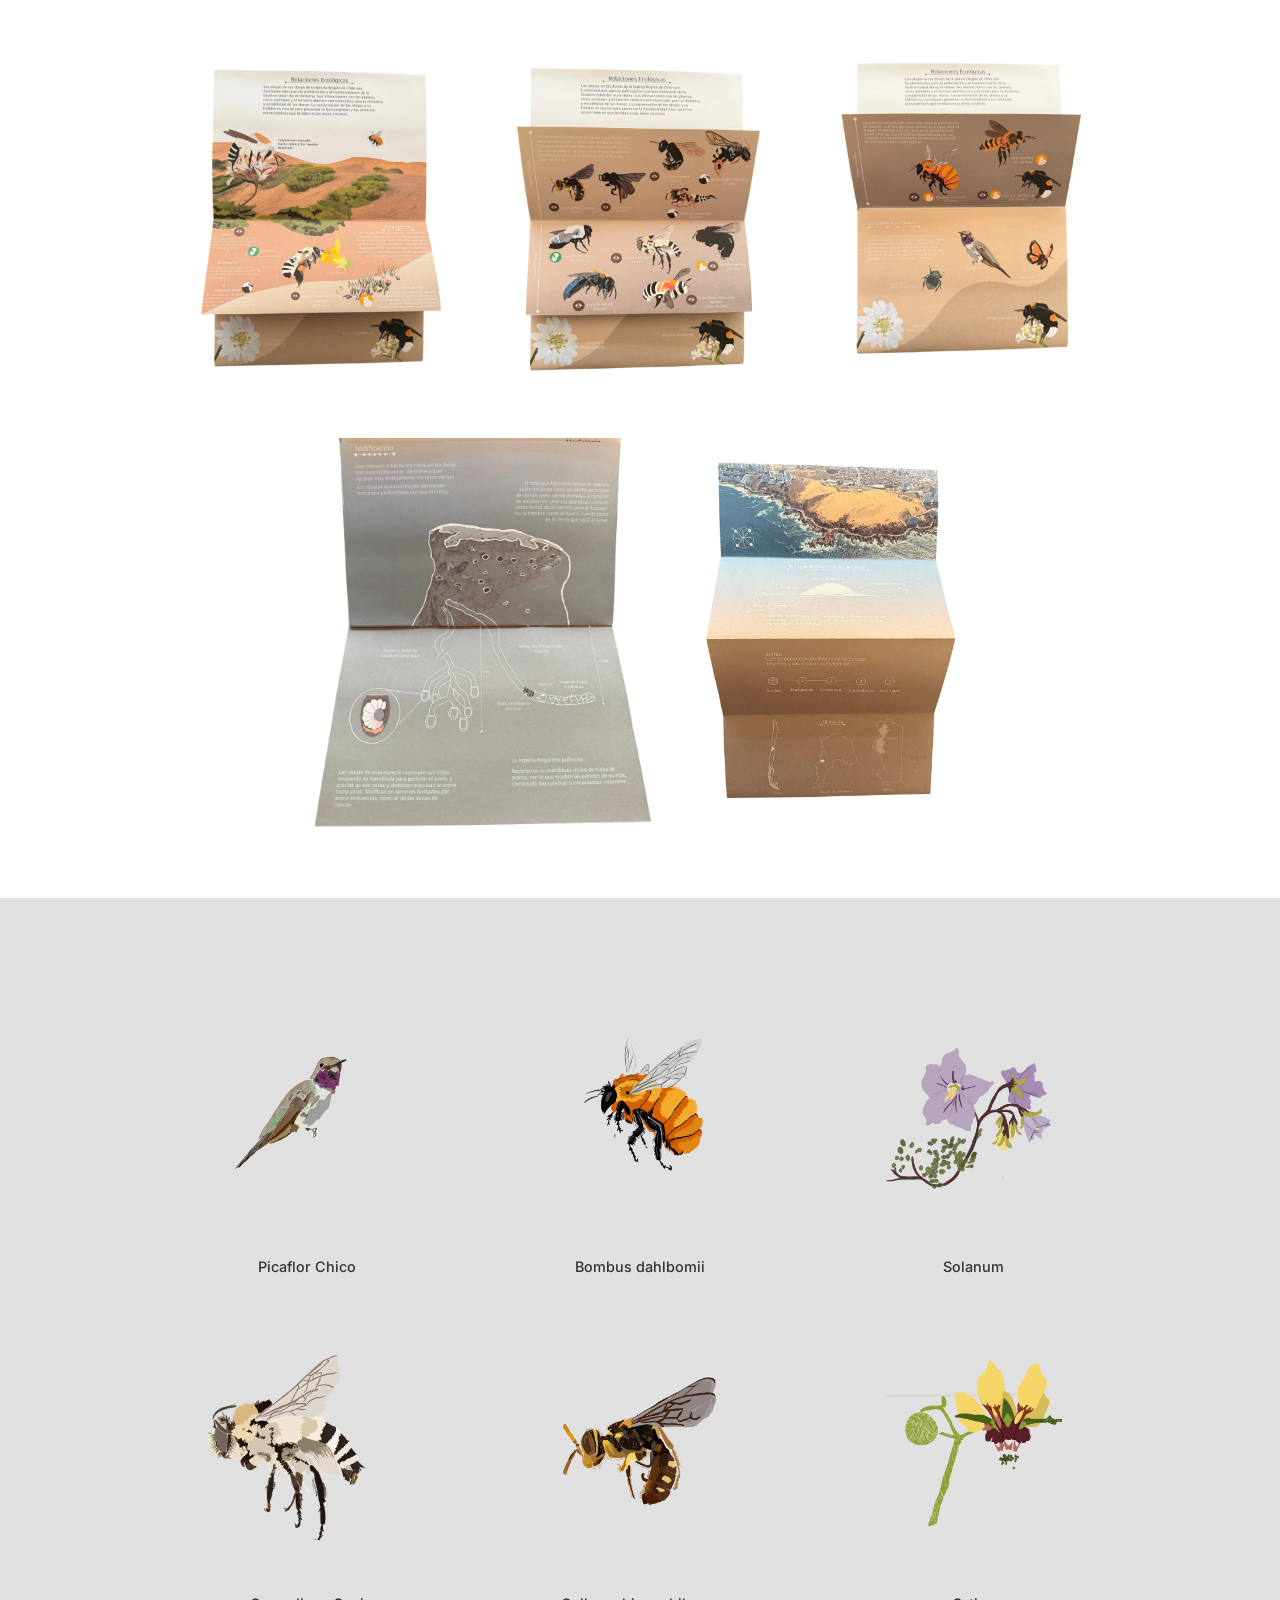
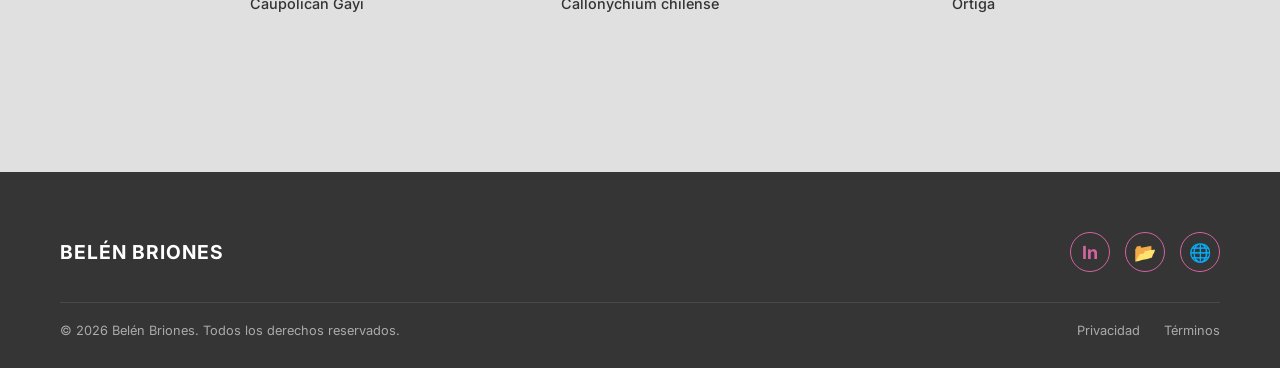
<file: index5.html>
<!DOCTYPE html>
<html lang="es">

<head>
    <meta charset="UTF-8">
    <meta name="viewport" content="width=device-width, initial-scale=1.0">
    <title>Portafolio | Belén Briones</title>
    <link rel="stylesheet" href="style.css">
    <link href="https://fonts.googleapis.com/css2?family=Inter:wght@300;400;700&display=swap" rel="stylesheet">
    <link rel="stylesheet" href="style5.css">
    <link rel="stylesheet" href="style.css">
</head>

<body>

    <header>
        <div class="logo">
            <span class="icon"></span>
            <a href="index.html" style="text-decoration: none; color: inherit;">
                <strong>BELÉN BRIONES</strong>
            </a>
        </div>
        <nav class="nav-menu">
            <a href="index.html#proyectos">Proyectos</a>

            <a href="index.html#sobre-mi">Sobre Mí</a>

            <a href="https://wa.me/56957190304?text=Hola%20Belén,%20vi%20tu%20portafolio%20y%20me%20gustaría%20contactarte"
                target="_blank">
                <button class="btn-contactar">Contactar</button>
            </a>
        </nav>
    </header>
    <main>
    </main>
    <section id="inicio" class="hero-section">
        <div class="decorative-line line-1"></div>
        <div class="decorative-line line-2"></div>

        <div class="hero-content container">
            <div class="hero-image">
                <img src="Grafíco/Serendipia.png" alt="Ilustración de flores multicolor" class="main-project-img">
            </div>

            <div class="hero-text">
                <h1>Diseño gráfico</h1>
                <p>En el taller gráfico, se trabajaron ediciones versátiles que combinaron técnicas manuales y
                    digitales. Se exploraron herramientas como Adobe InDesign e Illustrator, permitiendo la creación de
                    piezas gráficas dinámicas y funcionales. Estas ediciones reflejan un enfoque integral en el diseño,
                    uniendo creatividad y dominio técnico para lograr resultados visualmente atractivos y comunicativos.
                </p>
            </div>
        </div>
    </section>
    <section class="secondary-section">
        <div class="container">
            <div class="top-gallery">
                <img src="Grafíco/flores(2).png" alt="Flores" class="gallery-img">
                </a>
                <img src="Grafíco/Happysucus.png" alt="Happysucus" class="gallery-img">
                <img src="Grafíco/Dibujo.flores.png" alt="Botánica 2" class="gallery-img">
                <img src="Grafíco/GeranioZonal.png" alt="Geranio Zonal" class="gallery-img">
            </div>

            <div class="description-block">
                <h1 class="white-line-title">Una edición versátil, “Levedad del rastro en la naturaleza”</h1>
                <p class="description-text">
                    Situado en el cruce geográfico de Ritoque, este trabajo editorial explora la riqueza matérica de su
                    entorno. El objetivo es traducir las texturas del bosque nativo, la fluidez del agua y la densidad
                    de la tierra mediante la versatilidad de la tinta china. A través de la experimentación formal, la
                    edición se convierte en un registro de impresiones y contrastes, documentando cómo estos tres
                    elementos dialogan y conviven en un espacio natural único de la Región de Valparaíso.
                </p>
            </div>
        </div>

        <div class="full-width-black-gallery">
            <div class="black-gallery-inner">
                <img src="Grafíco/Taller2.edición(2).jpg" alt="Proceso 2">
                <img src="Grafíco/Taller2.edición(3).jpg" alt="Proceso 3">
                <img src="Grafíco/taller2.jpg" alt="Proceso 4">
                <img src="Grafíco/Taller2.edición.jpg" alt="Proceso 5">
            </div>
        </div>
    </section>
    <div id="imageModal" class="modal">
        <span class="close">&times;</span>
        <img class="modal-content" id="imgFull">
    </div>
    <script>
        // Seleccionamos los elementos
        const modal = document.getElementById("imageModal");
        const modalImg = document.getElementById("imgFull");
        const span = document.getElementsByClassName("close")[0];

        // Buscamos todas las imágenes de la galería
        document.querySelectorAll('.gallery-img').forEach(img => {
            img.onclick = function () {
                modal.style.display = "block";
                modalImg.src = this.src; // Le pasa la ruta de la imagen clickeada
            }
        });

        // Cerrar al hacer clic en la X
        span.onclick = function () {
            modal.style.display = "none";
        }

        // Cerrar al hacer clic fuera de la imagen
        modal.onclick = function (event) {
            if (event.target == modal) {
                modal.style.display = "none";
            }
        }
    </script>
    <section class="seccion-editorial">
        <div class="contenido-grid">
            <div class="texto-editorial">
                <h1>Editorial, selección de fragmento del libro “Amereida Volumen I”</h1>
                <p>Esta edición representa un meticuloso proceso de selección, donde hemos extraído con cuidado
                    fragmentos e interpretaciones del libro Amereida.</p>
                <p>Seleccionamos versos y frases que encapsulan la esencia de Amereida, y las complementamos con
                    ilustraciones realizadas con la técnica de monocopía.</p>

                <img src="Grafíco/Portada.Amereida.png" alt="Detalle Monocopía" class="img-decorativa">
            </div>

            <div class="portada-container">
                <iframe class="pdf-viewer-container"
                    src="https://online.fliphtml5.com/gmyudd/ilovepdf_merged_organized/" seamless="seamless"
                    scrolling="no" frameborder="0" allowtransparency="true" allowfullscreen="true">
                </iframe>
            </div>
        </div>
        <section class="dunas-full-width">
            <div class="dunas-container-centered">
                <div class="dunas-text-box">
                    <h1 class="white-line-round">Campo Dunar Concón Región de Valparaíso</h1>
                    <p class="desc-green">
                        Esta edición nace del estudio de la flora y fauna de la Región de Valparaíso, centrando la
                        mirada en un ecosistema único: el Santuario de la Naturaleza Campo Dunar de Concón. A través de
                        estas páginas, exploramos la vida secreta de las abejas de nuestra región y sus complejas
                        relaciones ecológicas. El lector podrá descubrir el ciclo vital de estos insectos en el entorno
                        dunar: desde su incansable labor de polinización de la flora nativa hasta sus particulares
                        procesos de nidificación en el suelo arenoso, revelando la importancia de conservar el
                        equilibrio entre el insecto y su territorio.
                    </p>
                </div>
                <div class="dunas-single-image">
                    <img src="Grafíco/Portada.Duna.PNG" alt="Campo Dunar">
                </div>
            </div>
        </section>

        <section class="white-footer-gallery">
            <div class="gallery-inner">
                <img src="Grafíco/Edicion(1).PNG" alt="Duna 1" class="zoom-img">
                <img src="Grafíco/Edición(2).PNG" alt="Duna 2" class="zoom-img">
                <img src="Grafíco/Edición(3).PNG" alt="Duna 3" class="zoom-img">
                <img src="Grafíco/Edición (4).PNG" alt="Duna 4" class="zoom-img">
                <img src="Grafíco/ultimo.png" alt="Duna 5" class="zoom-img">
            </div>
        </section>
        <section class="collage-section">
            <div class="collage-container">
                <div class="collage-item">
                    <div class="image-wrapper"><img src="Grafíco/Pajarito(1).png" alt="Picaflor"></div>
                    <p class="species-name">Picaflor Chico</p>
                </div>
                <div class="collage-item">
                    <div class="image-wrapper"><img src="Grafíco/Ilustración_sin_título 3.png" alt="Bombus"></div>
                    <p class="species-name">Bombus dahlbomii</p>
                </div>
                <div class="collage-item">
                    <div class="image-wrapper"><img src="Grafíco/Ilustración_sin_título 4.png" alt="Solanum"></div>
                    <p class="species-name">Solanum</p>
                </div>
                <div class="collage-item">
                    <div class="image-wrapper"><img src="Grafíco/caupolican.gayi.png" alt="Abeja"></div>
                    <p class="species-name">Caupolican Gayi</p>
                </div>
                <div class="collage-item">
                    <div class="image-wrapper"><img src="Grafíco/Abeja callonychium.chilense.png" alt="Abeja"></div>
                    <p class="species-name">Callonychium chilense</p>
                </div>
                <div class="collage-item">
                    <div class="image-wrapper"><img src="Grafíco/flor.ortiga.png" alt="Ortiga"></div>
                    <p class="species-name">Ortiga</p>
                </div>
            </div>
        </section>

    </section>
    <footer class="main-footer">
        <div class="footer-inner">
            <div class="footer-content">
                <div class="footer-logo"><strong>BELÉN BRIONES</strong></div>
                <div class="social-links">
                    <a href="#" class="social-icon">In</a>
                    <a href="#" class="social-icon">📂</a>
                    <a href="#" class="social-icon">🌐</a>
                </div>
            </div>
            <div class="footer-bottom">
                <p>© 2026 Belén Briones. Todos los derechos reservados.</p>
                <div class="footer-legal">
                    <a href="#">Privacidad</a>
                    <a href="#">Términos</a>
                </div>
            </div>
        </div>
    </footer>
</file>
<file: style.css>
/* Configuración General */
* {
    margin: 0;
    padding: 0;
    box-sizing: border-box;
    font-family: 'Inter', sans-serif;
}

html {
    scroll-behavior: smooth;
    overflow-x: hidden;
}

body {
    background-color: #fff;
    color: #333;
    overflow-x: hidden;
}

/* Header */
header {
    display: flex;
    justify-content: space-between;
    align-items: center;
    padding: 20px 80px;
    background: #fff;
}

.logo {
    font-size: 1.2rem;
    letter-spacing: 1px;
}

.nav-menu {
    display: flex;
    align-items: center;
    gap: 25px;
    /* Espacio entre palabras */
}

.nav-menu a {
    text-decoration: none;
    /* Quita el subrayado azul */
    color: #333;
    /* Color del texto */
    font-weight: 500;
    transition: color 0.3s;
}

.nav-menu a:hover {
    color: var(--accent-color);
    /* Cambia a rosado al pasar el mouse */
}

/* El botón de contacto */
.btn-contactar {
    background-color: var(--accent-color);
    color: white;
    border: none;
    padding: 10px 20px;
    border-radius: 25px;
    cursor: pointer;
    font-weight: 700;
}

nav a {
    text-decoration: none;
    color: inherit;
}

nav {
    display: flex;
    align-items: center;
    gap: 30px;
}

nav a {
    text-decoration: none;
    color: #333;
    font-size: 14px;
    font-weight: 500;
}

.btn-contactar {
    background-color: #D5639F;
    color: white;
    border: none;
    padding: 10px 25px;
    border-radius: 20px;
    cursor: pointer;
}

/* Hero Section */
.hero {
    position: relative;
    height: 500px;
    display: flex;
    align-items: center;
    justify-content: center;
    overflow: hidden;
    background: #fff;
}

.hero-deco-left {
    position: absolute;
    left: 0;
    top: 0;
    height: 100%;
    width: 40%;
    object-fit: cover;
    object-position: left center;
    z-index: 0;
    pointer-events: none;
}

.hero-deco-right {
    position: absolute;
    right: 0;
    top: 0;
    height: 100%;
    width: auto;
    z-index: 0;
    pointer-events: none;
}

.hero-content {
    position: relative;
    z-index: 2;
    display: flex;
    align-items: center;
    justify-content: center;
    width: 100%;
    padding: 0 10%;
    text-align: left;
}

.hero-text {
    max-width: 520px;
    display: flex;
    flex-direction: column;
    justify-content: center;
}

.hero-text h1 {
    font-family: 'Playfair Display', serif;
    font-size: 5rem;
    color: #1A1A1A;
    font-weight: 700;
    font-style: italic;
    line-height: 1.0;
}

.hero-name {
    font-family: 'Poppins', sans-serif;
    font-size: 1.5rem;
    font-weight: 300;
    color: #D65A8C;
    margin-top: 12px;
    margin-bottom: 6px;
    letter-spacing: 1px;
}

.hero-subtitle {
    font-family: 'Poppins', sans-serif;
    font-size: 0.85rem;
    font-weight: 300;
    color: #777;
    letter-spacing: 4px;
    text-transform: uppercase;
    margin-bottom: 6px;
}

.hero-buttons {
    margin-top: 30px;
    display: flex;
    gap: 15px;
    /* Si quieres que los botones se centren respecto al título, descomenta la línea de abajo: */
    /* justify-content: center; */
}

.btn-primary {
    background-color: #D65A8C;
    color: white;
    border: none;
    padding: 12px 25px;
    border-radius: 8px;
    cursor: pointer;
    transition: background-color 0.3s ease;
}

.btn-primary:hover {
    background-color: #B94773;
}

.btn-secondary {
    display: inline-block;
    text-decoration: none;
    /* <--- ESTO QUITA LA LÍNEA DE ABAJO */
    color: #000000;
    /* <--- ESTO PONE EL TEXTO EN NEGRO */
    background: white;
    border: 1px solid #ddd;
    padding: 12px 25px;
    border-radius: 8px;
    font-weight: 500;
    cursor: pointer;
    transition: all 0.3s ease;
}

/* Para que no cambie a azul ni subrayado cuando ya lo visitaste */
.btn-secondary:visited {
    color: #000000;
    text-decoration: none;
}

/* Un efecto suave al pasar el mouse */
.btn-secondary:hover {
    background-color: #f5f5f5;
    border-color: #D5639F;
    /* El toque rosado que venimos usando */
    color: #000000;
}

.pc-img {
    max-width: 500px;
}

/* Sección Sobre Mí */
.about {
    padding: 80px 10% 2%;
    background-color: #F7F4F2;
}

.about-container {
    display: flex;
    align-items: center;
    gap: 50px;
}

/* Manejo de Imágenes de Perfil y Flores */
/* Contenedor principal de la imagen */
.profile-visuals {
    position: relative;
    /* <--- IMPORTANTE para que las flores no se escapen */
    width: 350px;
    height: 350px;
    display: flex;
    align-items: center;
    justify-content: center;
}

/* El círculo de tu foto */
.profile-circle {
    width: 250px;
    height: 250px;
    border-radius: 50%;
    overflow: hidden;
    border: 4px solid #D5639F;
    /* Tu color rosado de acento */
    z-index: 2;
    /* Para que la foto esté sobre algunas flores */
}

.profile-circle img {
    width: 100%;
    height: 100%;
    object-fit: cover;
}

/* Flor de ARRIBA (flores.2.png) */
.flower-top {
    position: absolute;
    top: 0;
    right: -70px;
    width: 200px;
    /* Ajusta el tamaño aquí */
    z-index: 3;
    /* Pasa por ARRIBA del círculo */
    transform: rotate(15deg);
}

/* Flor de ABAJO (flores.rosadas.png) */
.flower-bottom {
    position: absolute;
    bottom: -10px;
    left: -20px;
    width: 200px;
    /* Ajusta el tamaño aquí */
    z-index: 2;
    /* Pasa por DEBÁS del círculo */
}

/* Info Texto */
.about-info h2 {
    font-family: 'Playfair Display', serif;
    font-size: 2rem;
    font-style: italic;
}

.about-info h2 span {
    color: #D5639F;
}

.about-info h3 {
    font-size: 1.5rem;
    margin: 10px 0 4px;
}

.about-info h4 {
    font-size: 0.95rem;
    font-weight: 600;
    color: #666;
    margin-bottom: 28px;
}

.about-info p {
    line-height: 1.6;
    margin-bottom: 25px;
}

.skills-grid {
    display: flex;
    gap: 15px;
}

.skill-card {
    background: #fff;
    padding: 15px 25px;
    border-radius: 10px;
    border: 1.5px solid #D5639F;
    flex: 1;
    text-align: left;
    font-size: 14px;
    transition: box-shadow 0.2s ease;
}

.skill-card:hover {
    box-shadow: 0 4px 14px rgba(213, 99, 159, 0.18);
}

/* =========================================
   ESTILOS NUEVOS: PROYECTOS, INFO, FOOTER
   ========================================= */
/* Utilidad: Contenedor alineado con el resto de la web */
.container {
    max-width: 1200px;
    margin: 0 auto;
    padding: 0 20px;
}

/* --- SECCIÓN PROYECTOS (Gris) --- */
.projects {
    background-color: #EEEEEE;
    /* Fondo Gris solicitado */
    padding: 80px 0;
}

/* --- AJUSTE DE ESPACIADO EN HEADER --- */

/* 1. Aseguramos que el grupo de texto (h2 y p) se apile verticalmente */
.titulo-grupo {
    display: flex;
    flex-direction: column;
    /* Esto pone el subtítulo DEBAJO del título */
    gap: 15px;
    /* Esto crea el espacio exacto entre los dos */
}

.projects-header {
    display: flex;
    align-items: center;
    justify-content: space-between;
    margin-bottom: 50px;
    position: relative;
}

.projects-header h2 {
    font-size: 2.5rem;
    font-weight: 300;
    margin: 0;
    /* Quitamos el margen por defecto */
}

.projects-header h2 span {
    color: #D5639F;
    /* Rosado solicitado */
    margin-right: 20px;
}

.projects-header p {
    color: #666;
    max-width: 500px;
    margin: 0;
    /* Quitamos el margin-left para que alinee perfecto con el título */
    font-size: 1rem;
    line-height: 1.4;
}

/* 3. Mantenemos el header alineado con los botones a la derecha */
.projects-header {
    display: flex;
    align-items: flex-end;
    /* Alinea los botones con la base del texto */
    justify-content: space-between;
    margin-bottom: 50px;
}

/* Controles de Galería (Chebrones) */
.gallery-controls {
    display: flex;
    gap: 10px;
}

.control-btn {
    background: white;
    border: 1px solid #ddd;
    border-radius: 50%;
    width: 40px;
    height: 40px;
    font-size: 1.5rem;
    cursor: pointer;
    color: #333;
    display: flex;
    align-items: center;
    justify-content: center;
    transition: all 0.3s;
}

.control-btn:hover {
    background-color: #D5639F;
    color: white;
    border-color: #D5639F;
}

/* Grilla de Proyectos */
.projects-grid {
    display: grid;
    grid-template-columns: 2fr 1fr;
    /* Una columna ancha, una estrecha */
    gap: 30px;
}

/* Tarjetas Base */
.project-card {
    background: white;
    border-radius: 15px;
    overflow: hidden;
    box-shadow: 0 5px 15px rgba(0, 0, 0, 0.05);
    transition: transform 0.3s;
}

/* =========================================
   1. ESTILOS GENERALES Y CONTENEDOR CENTRADO
   ========================================= */

:root {
    --accent-color: #D5639F;
    /* El rosa de tu diseño */
    --bg-gris: #EEEEEE;
    /* Fondo gris para la sección */
}

/* Fondo para toda la sección */
body,
.proyectos-seccion,
.servicios-seccion {
    background-color: var(--bg-gris);
}

/* CONTENEDOR UNIFICADO: Alinea todo a 1200px máx */
.container {
    max-width: 1200px;
    margin: 0 auto;
    padding: 0 20px;
    /* Margen de seguridad a los lados */
    box-sizing: border-box;
}

/* =========================================
   2. ESTILOS PARA EL CARRUSEL (SUPERIOR)
   ========================================= */
/* =========================================
   CARRUSEL DE PROYECTOS: CORRECCIÓN TOTAL
   ========================================= */
:root {
    --accent-color: #D5639F;
    /* Variable para tu color rosado principal */
}

/* --- ENCABEZADO --- */
.carrusel-header {
    display: flex;
    /* Alinea título y flechas en la misma fila */
    justify-content: space-between;
    /* Empuja el título a la izquierda y flechas a la derecha */
    align-items: center;
    /* Centra verticalmente ambos elementos */
    max-width: 1200px;
    /* Limita el ancho para que no se pegue a los bordes de la pantalla */
    margin: 0 auto 40px;
    /* Centra el bloque y le da 40px de espacio abajo */
    padding: 90px 20px 0;
    /* Espacio interno: 90px arriba, 20px a los lados */
    box-sizing: border-box;
    /* Asegura que el padding no afecte el ancho total */
}

.titulo-grupo h1 {
    font-family: 'Playfair Display', serif;
    font-size: 2.5rem;
    font-weight: 700;
    font-style: italic;
    margin: 0;
}

.titulo-grupo h1 .acento {
    color: var(--accent-color);
    /* Aplica el color rosado a la línea vertical | */
}

/* --- NAVEGACIÓN --- */
.controles-carrusel {
    display: flex;
    gap: 12px;
    /* Espacio de 12px entre la flecha izquierda y derecha */
}

.control-btn {
    background: white;
    border: none;
    width: 44px;
    height: 44px;
    border-radius: 50%;
    /* Hace que el botón sea un círculo perfecto */
    cursor: pointer;
    display: flex;
    align-items: center;
    justify-content: center;
    box-shadow: 0 2px 8px rgba(0, 0, 0, 0.06);
    /* Sombra muy suave */
    transition: all 0.3s ease;
    /* Suaviza el cambio de color al pasar el mouse */
}

.control-btn:hover {
    background-color: var(--accent-color);
    /* Cambia a rosado al pasar el mouse */
    color: white;
    /* Cambia la flecha a blanco al pasar el mouse */
}

/* --- LÓGICA DEL MOVIMIENTO --- */
.carrusel-wrapper {
    width: 100%;
    max-width: 1200px;
    margin: 0 auto;
    overflow: hidden;
    /* ¡Importante! Oculta los slides que están "fuera" de la vista */
}

.carrusel-inner {
    display: flex;
    width: 200%;
    /* El ancho es el doble porque hay 2 slides de 100% cada uno */
    transition: transform 0.7s cubic-bezier(0.4, 0, 0.2, 1);
    /* Velocidad y suavidad del movimiento */
}

.carrusel-slide {
    width: 50%;
    /* Cada slide ocupa la mitad del carrusel-inner (es decir, el 100% de la vista) */
    display: grid;
    grid-template-columns: repeat(3, 1fr);
    /* Crea 3 columnas iguales para las cards */
    gap: 25px;
    /* Espacio entre cada tarjeta */
    padding: 10px 20px;
    box-sizing: border-box;
}

/* --- TARJETAS (CARDS) --- */
.proyecto-card {
    background: white;
    border-radius: 25px;
    /* Redondeo de esquinas como en tu Figma */
    box-shadow: 0 4px 20px rgba(0, 0, 0, 0.06);
    text-decoration: none;
    overflow: hidden;
    /* Corta la imagen para que respete el redondeo de la card */
    transition: transform 0.3s ease;
    /* Efecto de subida al pasar el mouse */
}

.proyecto-card:hover {
    transform: translateY(-8px);
    /* Eleva la tarjeta 8px al hacer hover */
}

.imagen-contenedor {
    height: 350px;
    /* Altura fija para que todas las cards midan lo mismo */
    background-color: #f9f9f9;
    display: flex;
    justify-content: center;
    align-items: center;
}

.imagen-contenedor img {
    width: 100%;
    height: 60%;
    object-fit: cover;
    /* Ajusta la imagen para que llene el espacio sin deformarse */
}

/* --- SERVICIOS ESTÁTICOS (ABAJO) --- */
.servicios-estaticos {
    max-width: 1200px;
    margin: 50px auto 0;
    /* Espacio de 50px respecto al carrusel */
    padding: 0 20px;
}

.servicios-grid {
    display: grid;
    grid-template-columns: repeat(3, 1fr);
    /* 3 columnas que no se mueven */
    gap: 25px;
}

/* --- 1. AJUSTAR ALTURA DE LA IMAGEN --- */
.imagen-contenedor {
    height: 250px;
    /* Aquí controlas qué tan alta es la zona de la imagen */
    background-color: #f9f9f9;
    display: flex;
    justify-content: center;
    align-items: center;
    overflow: hidden;
    /* Corta lo que sobre de la imagen */
}

.imagen-contenedor img {
    width: 100%;
    height: 100%;
    object-fit: cover;
    /* Cambia a 'contain' si no quieres que se corte nada */
}

/* --- 2. AJUSTAR EL TAG (Color Rosado D5639F) --- */
.tag {
    color: #D5639F;
    /* Tu color rosado exacto */
    font-size: 0.75rem;
    font-weight: 700;
    text-transform: uppercase;
    margin-bottom: 10px;
    display: block;
}

/* --- 3. AJUSTAR TÍTULO (Inter Black 20px) --- */
.card-info h3 {
    margin: 0;
    font-family: 'Inter', sans-serif;
    /* Asegúrate de tener Inter cargada */
    font-weight: 900;
    /* Esto es el 'Black' */
    font-size: 20px;
    /* Tamaño solicitado */
    color: #0F172A;
    /* Un azul muy oscuro casi negro */
    line-height: 1.2;
}

/* --- 4. ESPACIADO DEL TEXTO --- */
.card-info {
    padding: 25px 20px;
    /* Aumentamos el padding para que el texto no toque los bordes */
    background: white;
}

.servicio-card {
    background: white;
    padding: 35px;
    border-radius: 25px;
    box-shadow: 0 4px 20px rgba(0, 0, 0, 0.04);
}

.icono-bg {
    color: var(--accent-color);
    /* Color rosado para los iconos */
    font-size: 24px;
    margin-bottom: 20px;
}

/* =========================================
   3. ESTILOS PARA LOS SERVICIOS (INFERIOR - ESTÁTICO)
   ========================================= */

/* Espaciado para la sección de servicios */
.servicios-seccion {
    padding: 40px 0 80px;
    /* Separación de arriba y abajo */
}

/* Grilla estática: Fija en 3 columnas */
.servicios-grid {
    display: grid;
    grid-template-columns: repeat(3, 1fr);
    /* 3 columnas iguales */
    gap: 30px;
}

/* Estilo de la tarjeta de servicio (No cliqueable, por eso no usamos enlace) */
.servicio-card {
    background: white;
    padding: 40px 30px;
    border-radius: 20px;
    box-shadow: 0 4px 20px rgba(0, 0, 0, 0.06);
    text-align: left;
}

.servicio-icon {
    font-size: 2.2rem;
    color: var(--accent-color);
    margin-bottom: 25px;
    display: block;
}

.servicio-card h4 {
    margin: 0 0 15px;
    font-size: 1.25rem;
    font-weight: 700;
}

.servicio-card p {
    color: #666;
    font-size: 0.95rem;
    line-height: 1.6;
    margin: 0 0 20px;
}

/* El texto "Ver Detalles" es estático, no cliqueable */
.servicio-card .ver-detalles {
    color: #333;
    font-weight: 300;
    font-size: 0.9rem;
    display: block;
}

/* --- Adaptabilidad (Móvil) --- */
@media (max-width: 900px) {

    .carrusel-slide:nth-child(1),
    .carrusel-slide:nth-child(2),
    .servicios-grid {
        grid-template-columns: 1fr;
        /* Una columna por fila */
    }

    .carrusel-slide .wide-card {
        flex-direction: column;
    }

    .carrusel-slide .wide-card .img-editorial {
        width: 100%;
    }
}

/* =========================================
   AJUSTE ESPECÍFICO DE IMÁGENES DE PROYECTO
   ========================================= */
/* 1. El contenedor de la imagen (el recuadro blanco superior) */
.card-image {
    width: 100%;
    /* Mantenemos el alto que definimos antes para que el recuadro no cambie */
    height: 300px;
    /* Ajusta este valor si tus recuadros tienen otro alto */
    background-color: #f0f0f0;
    /* Un gris muy suave de fondo para el área vacía */
    display: flex;
    /* Usamos Flexbox para centrar la imagen achicada */
    justify-content: center;
    /* Centrado horizontal */
    align-items: center;
    /* Centrado vertical */
    overflow: hidden;
    /* Por seguridad, que nada salga del recuadro */
    /* Opcional: Si quieres un borde interno alrededor de la imagen achicada */
    /* padding: 20px; */
}

/* 2. La imagen dentro del contenedor (mockup,libroweb.png y mockupde.ubicate.jpg) */
.card-image img {
    /* --- AQUÍ ESTÁ LA CLAVE PARA ACHICAR --- */
    max-width: 80%;
    /* La imagen ocupará como máximo el 80% del ancho del recuadro */
    max-height: 80%;
    /* La imagen ocupará como máximo el 80% del alto del recuadro */
    width: auto;
    /* Mantiene la proporción ancho/alto original */
    height: auto;
    /* Mantiene la proporción ancho/alto original */
    object-fit: contain;
    /* Importante: asegura que la imagen se contenga dentro del espacio sin recortarse */
    display: block;
    /* Quita espacios extraños inferiores */
    /* Opcional: Si quieres que la imagen tenga esquinas redondeadas dentro del recuadro */
    /* border-radius: 8px; */
}

.card-content {
    padding: 20px;
}

.card-content .category {
    color: #D5639F;
    /* Rosado */
    font-size: 0.8rem;
    font-weight: 700;
    letter-spacing: 1px;
}

.card-content h3 {
    font-size: 1.2rem;
    margin-top: 5px;
    color: #333;
}

/* Ajustes específicos de tamaño */
.project-card.large .card-image {
    height: 350px;
    /* Ajustar según imagen */
}

.project-card.vertical .card-image {
    height: 400px;
    /* Ajustar según imagen */
}

/* Fila de Servicios Inferior */
.services-row {
    grid-column: 1 / -1;
    /* Ocupa todo el ancho */
    display: grid;
    grid-template-columns: repeat(3, 1fr);
    gap: 30px;
    margin-top: 30px;
}

.service-card {
    background: white;
    padding: 30px;
    border-radius: 15px;
    text-align: left;
}

.service-icon {
    font-size: 2rem;
    color: #D5639F;
    /* Rosado para iconos */
    margin-bottom: 15px;
}

.service-card h4 {
    margin-bottom: 10px;
    font-size: 1.1rem;
}

.service-card p {
    font-size: 0.9rem;
    color: #666;
    line-height: 1.6;
    margin-bottom: 15px;
}

.more-details {
    color: #333;
    text-decoration: none;
    font-size: 0.9rem;
    font-weight: 500;
}

/* --- SECCIÓN INFO (Blanca) --- */
.info-section {
    background-color: white;
    padding: 80px 0;
}

.info-grid {
    display: grid;
    grid-template-columns: 1.5fr 1fr;
    /* Más ancho a la izquierda */
    gap: 60px;
}

.info-block {
    margin-bottom: 50px;
}

.info-block h2 {
    font-family: 'Playfair Display', serif;
    font-size: 1.8rem;
    font-style: italic;
    text-transform: none;
    letter-spacing: 0;
    margin-bottom: 30px;
}

.info-block h2 span {
    color: #D5639F;
    margin-right: 10px;
}

/* Timeline (Experiencia/Educación) */
.timeline-item {
    display: flex;
    gap: 20px;
    position: relative;
    padding-bottom: 30px;
}

.timeline-item::before {
    content: '';
    position: absolute;
    left: 8px;
    top: 20px;
    width: 2px;
    height: calc(100% - 15px);
    background-color: #eee;
    z-index: 1;
}

.timeline-item:last-child::before {
    display: none;
    /* Quita la línea al último */
}

.timeline-dot {
    width: 18px;
    height: 18px;
    background-color: transparent;
    border: 3px solid #D5639F;
    border-radius: 50%;
    margin-top: 5px;
    z-index: 2;
    flex-shrink: 0;
}

.timeline-content h4 {
    font-size: 1.1rem;
    color: #333;
}

.timeline-content .date {
    color: #D5639F;
    font-weight: 700;
    font-size: 0.9rem;
}

.timeline-content p {
    color: #666;
    margin-top: 5px;
    line-height: 1.6;
}

/* Tags (Aptitudes) */
.tags-container {
    display: flex;
    flex-wrap: wrap;
    gap: 10px;
}

.tag {
    background-color: #f5f5f5;
    color: #555;
    padding: 8px 15px;
    border-radius: 20px;
    font-size: 0.85rem;
    border: 1px solid #eee;
}

/* Contacto */
.contact-list {
    list-style: none;
}

.contact-list li {
    display: flex;
    align-items: center;
    gap: 15px;
    margin-bottom: 15px;
    color: #555;
}

.contact-icon {
    color: #D5639F;
    /* Rosado solicitado */
    font-size: 1.2rem;
}

/* --- FOOTER (Oscuro) --- */
/* --- FOOTER PERSONALIZADO --- */
.main-footer {
    background-color: #353535;
    /* El gris oscuro que elegiste */
    color: white;
    padding: 60px 0 30px 0;
}

.footer-content {
    display: flex;
    justify-content: space-between;
    align-items: center;
    border-bottom: 1px solid rgba(255, 255, 255, 0.1);
    padding-bottom: 30px;
    margin-bottom: 20px;
}

.footer-logo {
    font-size: 1.2rem;
    letter-spacing: 1px;
}

/* Contenedor de los links sociales */
.social-links {
    display: flex;
    gap: 15px;
    /* Espacio entre los círculos */
}

/* Los círculos de los iconos */
.social-icon {
    text-decoration: none;
    color: #D5639F;
    /* <--- COLOR ROSADO para el icono/texto */
    width: 40px;
    height: 40px;
    border: 1px solid #D5639F;
    /* <--- BORDE ROSADO */
    border-radius: 50%;
    display: flex;
    align-items: center;
    justify-content: center;
    font-size: 18px;
    /* Tamaño del emoji o el "In" */
    font-weight: bold;
    transition: all 0.3s ease;
    background-color: transparent;
}

/* Efecto al pasar el mouse (Hover) */
.social-icon:hover {
    background-color: #D5639F;
    /* Fondo se vuelve rosado */
    color: white;
    /* Icono se vuelve blanco */
    transform: translateY(-3px);
    /* Pequeño salto */
    box-shadow: 0 4px 10px rgba(213, 99, 159, 0.3);
    /* Sombra rosada suave */
}

/* Footer parte baja (Copyright) */
.footer-bottom {
    display: flex;
    justify-content: space-between;
    font-size: 0.8rem;
    color: #aaa;
}

.footer-legal a {
    color: #aaa;
    text-decoration: none;
    margin-left: 20px;
}

.footer-legal a:hover {
    color: #D5639F;
}

/* =========================================
   RESPONSIVE — TABLET (max 1024px)
   ========================================= */
@media (max-width: 1024px) {
    header {
        padding: 20px 40px;
    }

    .hero {
        padding: 60px 5%;
        flex-direction: column;
        height: auto;
        text-align: left;
    }

    .hero-content {
        flex-direction: column;
        gap: 30px;
        padding: 0;
    }

    .hero-text {
        position: relative;
    }

    .hero-text h1 {
        font-size: 3.2rem;
    }

    .hero-name {
        font-size: 1.5rem;
    }

    .hero-subtitle {
        font-size: 0.85rem;
    }

    .hero .hero-text::before {
        content: "";
        position: absolute;
        inset: -50px -60px;
        background: radial-gradient(ellipse at center, rgba(255,255,255,0.95) 35%, rgba(255,255,255,0.70) 62%, transparent 82%);
        border-radius: 50%;
        z-index: -1;
    }

    .hero-image {
        display: flex;
        justify-content: flex-start;
    }

    .pc-img {
        max-width: 340px;
    }

    .about {
        padding: 60px 5% 2%;
    }

    .about-container {
        flex-direction: column;
        align-items: flex-start;
        text-align: left;
    }

    .about-info p {
        text-align: justify;
    }

    .info-grid {
        grid-template-columns: 1fr;
        gap: 30px;
    }

    .carrusel-slide {
        grid-template-columns: repeat(2, 1fr);
    }
}

/* =========================================
   RESPONSIVE — MÓVIL (max 768px)
   ========================================= */
@media (max-width: 768px) {
    /* Header */
    header {
        padding: 16px 20px;
        flex-wrap: wrap;
        gap: 12px;
    }

    .nav-menu {
        gap: 16px;
        flex-wrap: wrap;
        justify-content: center;
    }

    .nav-menu a {
        font-size: 13px;
    }

    .btn-contactar {
        padding: 8px 18px;
        font-size: 13px;
    }

    /* Hero */
    .hero {
        flex-direction: column;
        height: auto;
        padding: 50px 20px 40px;
        text-align: left;
    }

    .hero-content {
        flex-direction: column;
        gap: 20px;
        padding: 0;
    }

    .hero-text {
        position: relative;
    }

    .hero-text h1 {
        font-size: 2.6rem;
    }

    .hero-name {
        font-size: 1.3rem;
    }

    .hero-subtitle {
        font-size: 0.8rem;
    }

    .hero .hero-text::before {
        content: "";
        position: absolute;
        inset: -40px -30px;
        background: radial-gradient(ellipse at center, rgba(255,255,255,0.96) 38%, rgba(255,255,255,0.72) 62%, transparent 82%);
        border-radius: 50%;
        z-index: -1;
    }

    .hero-buttons {
        justify-content: flex-start;
        flex-wrap: wrap;
    }

    .hero-image {
        display: flex;
        justify-content: center;
    }

    .pc-img {
        max-width: 280px;
    }

    /* About */
    .about {
        padding: 50px 20px 20px;
    }

    .about-container {
        flex-direction: column;
        align-items: flex-start;
        text-align: left;
        gap: 30px;
    }

    .about-info p {
        text-align: justify;
    }

    .profile-visuals {
        width: 250px;
        height: 250px;
    }

    .profile-circle {
        width: 180px;
        height: 180px;
    }

    .flower-top {
        width: 140px;
        right: -40px;
    }

    .flower-bottom {
        width: 140px;
    }

    .skills-grid {
        justify-content: center;
        flex-wrap: wrap;
    }

    /* Proyectos / Carrusel */
    .carrusel-header {
        padding: 50px 20px 0;
    }

    .carrusel-slide {
        grid-template-columns: 1fr;
        padding: 10px;
    }

    /* Info section */
    .info-grid {
        grid-template-columns: 1fr;
        gap: 20px;
    }

    /* Footer */
    .footer-content {
        flex-direction: column;
        align-items: flex-start;
        gap: 20px;
    }

    .footer-bottom {
        flex-direction: column;
        gap: 10px;
        text-align: center;
    }

    .footer-legal {
        display: flex;
        gap: 15px;
    }

    .footer-legal a {
        margin-left: 0;
    }
}
</file>
<file: style3.css>
/* Header */

* {
    margin: 0;
    padding: 0;
    box-sizing: border-box;
    font-family: 'Inter', sans-serif;
}

html {
    scroll-behavior: smooth;
    overflow-x: hidden;
}

body {
    background-color: #fff;
    color: #333;
    font-family: 'Inter', sans-serif;
    overflow-x: hidden;
}

/* Header */
header {
    display: flex;
    justify-content: space-between;
    align-items: center;
    padding: 20px 80px;
    background: #fff;
}

.logo {
    font-size: 1.2rem;
    letter-spacing: 1px;
}

.nav-menu {
    display: flex;
    align-items: center;
    gap: 25px;
    /* Espacio entre palabras */
}

.nav-menu a {
    text-decoration: none;
    /* Quita el subrayado azul */
    color: #333;
    /* Color del texto */
    font-weight: 500;
    transition: color 0.3s;
}

.nav-menu a:hover {
    color: var(--accent-color);
    /* Cambia a rosado al pasar el mouse */
}

/* Color distintivo del botón Contactar para index3 */
.btn-contactar {
    background-color: #383C47;
    color: white;
    border: none;
    padding: 10px 25px;
    border-radius: 20px;
    cursor: pointer;
    font-weight: 700;
    font-family: 'Inter', sans-serif;
}

/* Configuraciones Generales */

.container {
    max-width: 1200px;
    margin: 0 auto;
    padding: 0 20px;
}

/* SECCIÓN 1: FONDO OSCURO */
.hero-vedimaq {
    background-color: #353535;
    color: white;
    padding: 80px 0;
}

.hero-content {
    display: flex;
    align-items: center;
    gap: 50px;
}

.hero-image,
.hero-text {
    flex: 1;
}

.img-responsive {
    width: 100%;
    height: auto;
}

/* 1. Título con línea al lado */
.title-container {
    display: flex;
    /* Esto pone los elementos en línea */
    align-items: center;
    /* Esto los centra verticalmente entre sí */
    gap: 15px;
    /* El espacio entre el palo y el h1 */
    margin-bottom: 20px;
}

.accent-line {
    display: block;
    /* Cambiado a block para que respete mejor el alto */
    width: 4px;
    height: 80px;
    /* Ajustado para que combine con el tamaño del H1 */
    background-color: #ffffff;
    flex-shrink: 0;
    /* Evita que el palo se aplaste si el texto es muy largo */
}

.hero-text h1 {
    font-size: 2.5rem;
    margin: 0;
    /* IMPORTANTE: Quitamos el margen para que no se desalinee del palo */
    color: #f39c12;
    /* Color naranja según tu imagen */
}

/* 2. Etiquetas una al lado de la otra */
.tags {
    margin-top: 20px;
    display: flex;
    flex-wrap: nowrap;
    /* Evita que se bajen aunque sean largas */
    gap: 10px;
    margin-top: 25px;
}

.tag {
    border: 1px solid white;
    padding: 5px 15px;
    border-radius: 20px;
    font-size: 0.8rem;
    margin-right: 10px;
    text-transform: uppercase;
}

/* SECCIÓN 2: MÓVILES */
/* --- Sección Feature (General) --- */
.feature-vedimaq {
    background-color: #ffffff;
    padding: 100px 0;
}

/* --- Contenedor Principal (Flexbox) --- */
.feature-content {
    display: flex;
    flex-direction: row;
    /* Fuerza a que sea fila */
    flex-wrap: nowrap;
    /* Evita que se bajen los móviles */
    align-items: center;
    /* Centrado vertical */
    justify-content: space-between;
    gap: 40px;
    /* Espacio entre texto y móviles */
    width: 100%;
}

/* --- Bloque de Texto --- */
.feature-text {
    flex: 1;
    min-width: 400px;
    /* Espacio mínimo para el texto */
    display: flex;
    flex-direction: column;
    /* Alinea barra y título hacia abajo */
    gap: 15px;
    /* Espacio entre barra y título */
}

/* Barra lateral azul */
.accent-line.blue {
    background-color: #353535;
    /* Gris oscuro según tu código */
    width: 4px;
    height: 70px;
    /* Alto de la barra */
    display: block;
}

/* --- Título H2 (Naranja y Lleno) --- */
.feature-text h2 {
    color: #f39c12;
    /* Color naranja */
    font-size: 2.2rem;
    margin: 0;
    /* Quitamos márgenes por defecto */
    line-height: 1.2;
    text-wrap: balance;
    /* Evita huérfanas en el título */
}

/* --- Párrafo (8 palabras por línea aprox) --- */
.feature-text p {
    color: #353535;
    /* Gris oscuro para el texto */
    font-size: 1rem;
    line-height: 1.8;
    /* Buen interlineado para lectura */

    /* --- Truco de Informático para las 8 palabras --- */
    max-width: 50ch;
    /* Limitamos el ancho a ~30 caracteres "ch" */
    /* Explicación: 30ch suele equivaler a unas 7-9 palabras por línea.
       Es mejor que usar px o % porque se adapta al tamaño de la fuente. */
}

/* --- Grupo de Móviles (Se mantiene igual) --- */
.feature-mobile-group {
    flex: 1;
    display: flex;
    justify-content: center;
    align-items: flex-end;
    /* Alinea los móviles a la base */
    position: relative;
    padding-top: 20px;
}

/* Estilos de las imágenes móviles */
.img-mobile {
    width: 15vw;
    /* Ancho responsivo */
    max-width: 220px;
    /* Tope de ancho */
    min-width: 120px;
    /* Mínimo de ancho */
    height: auto;
}

.img-mobile.center {
    z-index: 3;
    margin: 0 -10%;
    /* Traslape responsivo */
}

.img-mobile.side {
    z-index: 1;
    transform: scale(0.85);
    /* Efecto de profundidad */
    filter: brightness(0.9);
    /* Un poco más oscuro los lados */
}

/* Iconos y arquitectura */
.arquitectura-section {
    padding: 80px 0;
    background-color: #ffffff;
}

/* Contenedor de las 4 tarjetas */
.servicios-grid {
    display: grid;
    grid-template-columns: repeat(4, 1fr);
    /* Crea 4 columnas iguales */
    gap: 20px;
    margin-bottom: 60px;
}

/* Estilo de cada tarjeta blanca */
.servicio-card {
    border: 2px solid #000000;
    border-radius: 15px;
    padding: 20px;
    text-align: left;
    /* Alineado a la izquierda como en la imagen */
    background-color: #fff;
}

.servicio-card img {
    width: 30px;
    /* Tamaño del icono amarillo */
    margin-bottom: 10px;
}

.servicio-card h3 {
    margin: 5px 0;
    font-size: 1.1rem;
    font-weight: bold;
    color: #000;
}

.servicio-card p {
    margin: 0;
    font-size: 0.75rem;
    color: #888;
    text-transform: uppercase;
}

/* Contenedor de la imagen de arquitectura */
.arquitectura-container {
    width: 100%;
    display: flex;
    justify-content: center;
    margin-top: 40px;
}

.img-arquitectura {
    width: 100%;
    /* Para que ocupe el ancho del contenedor */
    max-width: 1000px;
    /* Para que no se vea gigante en pantallas grandes */
    height: auto;
}

/* sistema de diseño */
/* sistema de diseño */
/* sistema de diseño */
.design-system {
    background-color: #12151B;
    /* Negro Abismo */
    padding: 100px 0;
    color: white;
}

.section-title {
    font-size: 2rem;
    margin: 0;
}

.atoms-grid {
    display: grid;
    grid-template-columns: 1fr 1fr;
    /* Dos columnas */
    gap: 30px;
    margin-top: 50px;
}

/* Tarjetas de Atoms */
.atom-card {
    background-color: #FFFFFF;
    border-radius: 40px;
    /* Bordes bien redondeados como en tu Figma */
    padding: 40px;
    color: #12151B;
}

.atom-category {
    font-style: italic;
    color: #888;
    margin: 0;
}

.atom-name {
    font-size: 2rem;
    margin: 0 0 10px 0;
    font-weight: bold;
}

hr {
    border: 0;
    border-top: 1px solid #ddd;
    margin-bottom: 30px;
}

/* Círculos de Colores */
.colors-container {
    display: grid;
    grid-template-columns: repeat(3, 1fr);
    gap: 20px;
}

.color-item {
    text-align: center;
    font-size: 0.8rem;
    font-weight: bold;
}

.circle {
    width: 60px;
    height: 60px;
    border-radius: 50%;
    margin: 0 auto 10px;
}

/* La línea leve para el blanco puro que pediste */
.circle.border-light {
    border: 1px solid #e0e0e0;
}

.color-item span {
    font-weight: normal;
    color: #888;
}

/* Botones del Sistema */
.buttons-preview {
    display: flex;
    flex-wrap: wrap;
    gap: 15px;
}

.btn-main {
    background-color: #FBBF24;
    border: none;
    padding: 12px 25px;
    border-radius: 8px;
    font-weight: bold;
    cursor: pointer;
}

.btn-dark {
    background-color: #383C47;
    color: white;
    border: none;
    padding: 12px 25px;
    border-radius: 8px;
}

/* Iconos */
.icons-grid {
    display: grid;
    grid-template-columns: repeat(5, 1fr);
    gap: 20px;
}

.icon-yellow {
    width: 30px;
    filter: brightness(0) saturate(100%) invert(84%) sepia(57%) saturate(1633%) hue-rotate(323deg) brightness(101%) contrast(98%);
    /* El filtro arriba convierte cualquier icono negro a tu amarillo #fbbf24 */
}

/* --- Ajustes a tu .buttons-preview actual --- */
.buttons-preview {
    display: flex;
    flex-direction: column;
    /* Alineamos las filas hacia abajo */
    gap: 20px;
}

.buttons-row,
.buttons-row-full {
    display: flex;
    gap: 15px;
    width: 100%;
    align-items: center;
}

/* --- Botones Oscuros con Icono --- */
.btn-card-dark {
    background-color: #12151B;
    color: white;
    padding: 15px 20px;
    border-radius: 12px;
    display: flex;
    align-items: center;
    gap: 15px;
    flex: 1;
    /* Para que ambos midan lo mismo */
}

.btn-title {
    display: block;
    font-weight: bold;
    font-size: 0.9rem;
}

.btn-subtitle {
    display: block;
    font-size: 0.65rem;
    color: #888;
}

.icon-yellow-small {
    width: 20px;
    filter: brightness(0) saturate(100%) invert(84%) sepia(57%) saturate(1633%) hue-rotate(323deg) brightness(101%) contrast(98%);
}

/* --- Botón Cotizar y Selector --- */
.btn-yellow-small {
    background-color: #FBBF24;
    border: none;
    padding: 8px 15px;
    border-radius: 8px;
    font-weight: bold;
    font-size: 0.8rem;
    cursor: pointer;
}

.btn-select {
    border: 1px solid #ddd;
    border-radius: 8px;
    padding: 8px 12px;
    color: #888;
    background: white;
    flex: 1;
    /* Ocupa el espacio restante */
}

/* --- Tus estilos originales btn-main y btn-dark se mantienen igual --- */

/*Ultima sección*/
/*Ultima sección*/
.final-prototype {
    background-color: #FFFFFF;
    padding: 100px 0;
    color: #12151B;
}

.prototype-content {
    display: flex;
    align-items: center;
    /* Mantenemos centrado verticalmente */
    gap: 50px;
    /* Espacio entre columnas */
}

/* --- AJUSTE PARA AGRANDAR IMAGEN --- */
.prototype-info {
    flex: 1.8;
    /* Aumentamos de 1 a 1.8 para darle más espacio */
    display: flex;
    /* Volvemos flex este contenedor */
    flex-direction: column;
    /* Apilamos imagen y texto */
    align-items: center;
    /* Centramos horizontalmente */
}

.prototype-info img {
    width: 95%;
    /* Hacemos que la imagen sea más grande dentro de su espacio */
    max-width: 600px;
    /* Pero le ponemos un tope para que no se vea gigante en pantallas 4k */
    border-radius: 15px;
    margin-bottom: 30px;
    /* Separación con el texto */
    box-shadow: 0 10px 30px rgba(0, 0, 0, 0.2);
    /* Un leve realce */
}

/* --- AJUSTE PARA EL TEXTO (EVITAR HUÉRFANAS) --- */
.text-block p {
    font-size: 1rem;
    line-height: 1.8;
    color: #12151B;
    text-align: center;
    /* Centramos el texto para acompañar a la imagen */
    max-width: 650px;
    /* Limitamos el ancho del párrafo para mejor lectura */
    margin: 0 auto;
    /* Centramos el bloque de texto en sí mismo */

    /* Propiedad mágica para evitar palabras huérfanas */
    text-wrap: pretty;
}

/* --- AJUSTE PARA EL FIGMA (UN POCO MÁS CHICO) --- */
.prototype-display {
    flex: 2.2;
    /* Bajamos de 2 a 2.2 para compensar el crecimiento de la imagen */
    box-shadow: 0 25px 50px rgba(0, 0, 0, 0.4);
    background: #000;
    border-radius: 12px;
    line-height: 0;
    overflow: hidden;
    /* Para que el figma respete los bordes redondeados */
}

@media (max-width: 992px) {
    .prototype-content {
        flex-direction: column;
    }
}

iframe {
    display: block;
}

/* fOOTER */
.main-footer {
    background-color: #353535;
    /* El gris oscuro que elegiste */
    color: white;
    padding: 60px 0 30px 0;
}

.footer-content {
    display: flex;
    justify-content: space-between;
    align-items: center;
    border-bottom: 1px solid rgba(255, 255, 255, 0.1);
    padding-bottom: 30px;
    margin-bottom: 20px;
}

.footer-logo {
    font-size: 1.2rem;
    letter-spacing: 1px;
}

/* Contenedor de los links sociales */
.social-links {
    display: flex;
    gap: 15px;
    /* Espacio entre los círculos */
}

/* Los círculos de los iconos */
.social-icon {
    text-decoration: none;
    color: #D5639F;
    /* <--- COLOR ROSADO para el icono/texto */
    width: 40px;
    height: 40px;
    border: 1px solid #D5639F;
    /* <--- BORDE ROSADO */
    border-radius: 50%;
    display: flex;
    align-items: center;
    justify-content: center;
    font-size: 18px;
    /* Tamaño del emoji o el "In" */
    font-weight: bold;
    transition: all 0.3s ease;
    background-color: transparent;
}

/* Efecto al pasar el mouse (Hover) */
.social-icon:hover {
    background-color: #D5639F;
    /* Fondo se vuelve rosado */
    color: white;
    /* Icono se vuelve blanco */
    transform: translateY(-3px);
    /* Pequeño salto */
    box-shadow: 0 4px 10px rgba(213, 99, 159, 0.3);
    /* Sombra rosada suave */
}

/* Footer parte baja (Copyright) */
.footer-bottom {
    display: flex;
    justify-content: space-between;
    font-size: 0.8rem;
    color: #aaa;
}

.footer-legal a {
    color: #aaa;
    text-decoration: none;
    margin-left: 20px;
}

.footer-legal a:hover {
    color: #D5639F;
}

/* =========================================
   RESPONSIVE — TABLET (max 1024px)
   ========================================= */
@media (max-width: 1024px) {
    .hero-content {
        gap: 30px;
    }

    .feature-content {
        gap: 30px;
    }

    .feature-text {
        min-width: unset;
    }

    .servicios-grid {
        grid-template-columns: repeat(2, 1fr);
    }

    .atoms-grid {
        grid-template-columns: 1fr;
    }
}

/* =========================================
   RESPONSIVE — MÓVIL (max 768px)
   ========================================= */
@media (max-width: 768px) {
    /* Header */
    header {
        padding: 16px 20px;
        flex-wrap: wrap;
        gap: 12px;
    }

    .nav-menu {
        gap: 14px;
        flex-wrap: wrap;
        justify-content: center;
    }

    /* Hero */
    .hero-content {
        flex-direction: column;
        text-align: center;
    }

    .title-container {
        justify-content: center;
    }

    .tags {
        justify-content: center;
        flex-wrap: wrap;
    }

    /* Feature section */
    .feature-content,
    .feature-content.reversed {
        flex-direction: column;
        text-align: center;
    }

    .feature-text {
        min-width: unset;
        align-items: center;
    }

    .feature-mobile-group {
        padding-top: 0;
    }

    .img-mobile {
        width: 25vw;
        min-width: 80px;
    }

    /* Servicios grid */
    .servicios-grid {
        grid-template-columns: repeat(2, 1fr);
    }

    /* Sistema de diseño */
    .atoms-grid {
        grid-template-columns: 1fr;
    }

    .colors-container {
        grid-template-columns: repeat(2, 1fr);
    }

    .icons-grid {
        grid-template-columns: repeat(3, 1fr);
    }

    /* Prototype */
    .prototype-content {
        flex-direction: column;
    }

    /* Footer */
    .footer-content {
        flex-direction: column;
        align-items: flex-start;
        gap: 20px;
    }

    .footer-bottom {
        flex-direction: column;
        gap: 10px;
        text-align: center;
    }

    .footer-legal a {
        margin-left: 0;
    }
}
</file>
<file: style4.css>
/* Header */

* {
    margin: 0;
    padding: 0;
    box-sizing: border-box;
    font-family: 'Inter', sans-serif;
}

html {
    scroll-behavior: smooth;
}

body {
    background-color: #fff;
    color: #333;
}

/* Header — igual que index.html + línea inferior sutil exclusiva de index4 */
header {
    display: flex;
    justify-content: space-between;
    align-items: center;
    padding: 20px 80px;
    background: #fff;
    border-bottom: 1px solid rgba(0, 0, 0, 0.08);
}

.logo {
    font-size: 1.2rem;
    letter-spacing: 1px;
}

.nav-menu {
    display: flex;
    align-items: center;
    gap: 25px;
    /* Espacio entre palabras */
}

.nav-menu a {
    text-decoration: none;
    /* Quita el subrayado azul */
    color: #333;
    /* Color del texto */
    font-weight: 500;
    transition: color 0.3s;
}

.nav-menu a:hover {
    color: var(--accent-color);
    /* Cambia a rosado al pasar el mouse */
}

/* Color distintivo del botón Contactar para index4 */
.btn-contactar {
    background-color: #383C47;
    color: white;
    border: none;
    padding: 10px 25px;
    border-radius: 20px;
    cursor: pointer;
    font-weight: 700;
}

/* La sección 1 */
/* La sección 1 */
/* RESET BÁSICO */
* {
    margin: 0;
    padding: 0;
    box-sizing: border-box;
}

body {
    font-family: 'Inter', sans-serif;
    color: #4A4A4A;
    line-height: 1.6;
}

.container {
    max-width: 1100px;
    margin: 0 auto;
    padding: 80px 20px;
}

p {
    font-size: 12pt;
    /* Cambia el tamaño a 18pt */
    margin-bottom: 10px;
    /* Esto separa un párrafo del siguiente verticalmente */
    line-height: 1.2;
    /* Mejora la legibilidad (espaciado entre líneas) */
    color: inherit;
    /* Mantiene el color según la sección (blanco o gris) */
    max-width: 1200px;
    /* Opcional: evita que las líneas sean demasiado largas */
}

/* GRID LAYOUT */
.grid-content {
    display: flex;
    align-items: center;
    gap: 50px;
}

.grid-content.reversed {
    flex-direction: row-reverse;
}

.image-wrapper,
.text-block {
    flex: 1;
}

/* ESTILOS DE TÍTULOS H1 */
h1 {
    font-size: 36px;
    font-weight: 700;
    /* Bold */
    color: #1A1A1A;
    margin: 0;
}

.title-wrapper {
    display: flex;
    align-items: center;
    gap: 15px;
    margin-bottom: 25px;
}

/* LÍNEAS LATERALES */
.line-blue {
    width: 4px;
    height: 36px;
    background-color: #2383BD;
    display: inline-block;
}

.line-yellow {
    width: 60px;
    /* Estilo de subrayado corto o línea lateral */
    height: 4px;
    background-color: #FBBF24;
    display: inline-block;
    align-self: flex-end;
    /* Ajuste para que parezca el de la imagen */
    margin-bottom: 10px;
}

/* SECCIÓN BLANCA (SUPERIOR) */
.section-white {
    background-color: #ffffff;
}

.meta-data {
    margin-top: 30px;
    font-size: 12px;
    font-weight: 700;
    letter-spacing: 1px;
    color: #888;
}

.divider {
    margin: 0 10px;
    color: #ccc;
}

/* SECCIÓN CELESTE CON PATRÓN CSS */
.section-blue {
    /* Color base azul (2383BD) */
    background-color: #2383BD;

    /* El patrón exacto de franjas anchas de image_1.png en CSS */
    background-image: repeating-linear-gradient(135deg,
            rgba(255, 255, 255, 0) 0%,
            rgba(255, 255, 255, 0) 10%,
            rgba(255, 255, 255, 0.08) 10%,
            /* El color de la franja clara, muy sutil */
            rgba(255, 255, 255, 0.08) 35%,
            rgba(255, 255, 255, 0) 35%,
            rgba(255, 255, 255, 0) 60%,
            rgba(255, 255, 255, 0.08) 60%,
            rgba(255, 255, 255, 0.08) 85%);

    /* Para asegurar que el patrón cubra toda la sección */
    background-size: 100% 300px;

    color: white;
    /* Asegurar que el texto sea legible */
}

.section-blue h1 {
    color: white;
}

.section-blue p,
.section-blue li {
    color: rgba(255, 255, 255, 0.9);
}

/* IMÁGENES */
.main-img {
    width: 100%;
    height: auto;
    border-radius: 15px;
    display: block;
}

.secondary-img {
    display: block;
    max-width: 280px;
    /* Definimos un ancho máximo mucho más pequeño (antes era 100%) */
    width: 100%;
    /* Para que sea responsiva dentro de ese máximo */
    height: auto;
    margin: 0 auto;
    border-radius: 12px;
}

ul {
    list-style: none;
    margin-top: 20px;
}

li {
    margin-bottom: 15px;
    position: relative;
    padding-left: 20px;
}

li::before {
    content: "•";
    position: absolute;
    left: 0;
    color: #FBBF24;
}

/* RESPONSIVE */
@media (max-width: 768px) {

    .grid-content,
    .grid-content.reversed {
        flex-direction: column;
        text-align: center;
    }

    .title-wrapper {
        justify-content: center;
    }
}

/* tercera sección */
/* tercera sección*/
/* SECCIÓN BLANCA - FINAL Y PULIDA */

.section-user-insight {
    /* Estas líneas aseguran que el fondo blanco sea de extremo a extremo */
    width: 100vw;
    position: relative;
    left: 50%;
    right: 50%;
    margin-left: -50vw;
    margin-right: -50vw;

    background-color: #ffffff !important;
    padding: 100px 0;
    margin-top: 100px;
    /* Espacio con la sección azul */
    display: block;
}

.section-user-insight .user-grid {
    display: flex;
    justify-content: space-between;
    align-items: flex-start;
    gap: 60px;
    max-width: 1100px;
    /* El contenido se mantiene centrado y ordenado */
    margin: 0 auto;
    padding: 0 20px;
}

/* FRASES EN ITALIC */
.section-user-insight .quote {
    font-size: 16px;
    line-height: 1.6;
    color: #1a1a1a !important;
    margin-bottom: 20px;
    font-style: italic;
    /* <--- AQUÍ EL TEXTO EN CURSIVA */
    font-weight: 400;
}

/* TARJETA GRIS (INSIGHT) */
.section-user-insight .insight-card {
    background-color: #F3F4F6;
    border-radius: 12px;
    padding: 40px;
    position: relative;
    display: flex;
    align-items: center;
    min-height: 280px;
}

/* Asegurar que los slides se vean de a uno */
.section-user-insight .slide {
    display: none;
    flex-direction: column;
    width: 100%;
}

.section-user-insight .slide.active {
    display: flex;
}

/* Títulos y Otros estilos (Manteniendo consistencia) */
.section-user-insight .title-wrapper {
    display: flex;
    align-items: center;
    gap: 15px;
    margin-bottom: 25px;
}

.section-user-insight h1 {
    font-size: 36px;
    font-weight: 700;
    color: #1a1a1a !important;
    margin: 0;
}

.section-user-insight .line-yellow-v {
    width: 5px;
    height: 36px;
    background-color: #FBBF24;
}

.section-user-insight .description-text {
    font-size: 18px;
    line-height: 1.6;
    color: #333333 !important;
}

.section-user-insight .author {
    font-size: 14px;
    font-weight: 700;
    color: #6B7280 !important;
    text-align: right;
    display: block;
    font-style: normal;
    /* El nombre del autor NO va en cursiva */
}

/* Flechas de navegación */
.section-user-insight .avatar-insight {
    width: 60px;
    /* Ancho fijo pequeño */
    height: 60px;
    /* Alto fijo para que sea un círculo perfecto */
    border-radius: 50%;
    /* Lo hace circular */
    object-fit: cover;
    /* Evita que la imagen se estire o se vea flaca */
    margin-bottom: 15px;
    /* Espacio con el texto de abajo */
    display: block;
    /* Asegura que se comporte como un bloque */
    background-color: #eee;
    /* Un gris suave por si la imagen demora en cargar */
}

/* 1. Aseguramos que la tarjeta sea el marco de referencia */
.section-user-insight .insight-card {
    background-color: #F3F4F6;
    border-radius: 12px;
    padding: 40px 60px;
    /* Aumentamos el padding lateral para que el texto no toque las flechas */
    position: relative;
    /* ESTO ES CLAVE para que las flechas se peguen aquí */
    display: flex;
    align-items: center;
    min-height: 280px;
    overflow: visible;
    /* Cambiado de hidden a visible para que las flechas respiren */
}

/* 2. Estilo de las flechas corregido */
.section-user-insight .arrow {
    position: absolute;
    top: 50%;
    transform: translateY(-50%);
    background-color: #D1D5DB;
    /* Gris visible */
    border: none;
    width: 35px;
    height: 35px;
    border-radius: 50%;
    cursor: pointer;
    z-index: 100;
    /* Las ponemos por encima de todo */
    display: flex;
    align-items: center;
    justify-content: center;
    color: #1a1a1a;
    transition: background-color 0.2s;
}

/* 3. Posición exacta dentro de la tarjeta gris */
.section-user-insight .arrow.prev {
    left: 15px;
    /* Se pega al borde izquierdo interno de la card */
}

.section-user-insight .arrow.next {
    right: 15px;
    /* Se pega al borde derecho interno de la card */
}

.section-user-insight .arrow:hover {
    background-color: #9CA3AF;
}

/* 3. Galeria */
/* 3. galeria */
/* --- SECCIÓN 4: GALERÍA GRIS --- */
/* Esto obliga a que las 3 tarjetas se pongan en fila */
/* CONTENEDOR GRIS */

.grey-box {
    background-color: #ffffff;
    padding: 40px;
    border-radius: 20px;
    position: relative;
    overflow: hidden;
    /* Oculta las fotos que no están al centro */
}

/* Contenedor principal de la galería */
.photo-slider {
    position: relative;
    max-width: 900px; /* Ajusta según prefieras */
    margin: 0 auto;
    overflow: hidden;
    border-radius: 20px;
    background-color: #ffffff;
    box-shadow: 0 10px 30px rgba(0,0,0,0.1); /* Sombra suave para que flote */
}

/* El track que se mueve */
.slider-track {
    display: flex;
    transition: transform 0.6s cubic-bezier(0.25, 1, 0.5, 1); /* Transición elegante */
}

.slide-photo {
    min-width: 100%;
    display: flex;
    justify-content: center;
    align-items: center;
    padding: 20px;
    box-sizing: border-box;
}

.slide-photo img {
    max-width: 100%;
    height: auto;
    border-radius: 12px;
}

/* Botones modernos y minimalistas */
.slider-btn {
    position: absolute;
    top: 50%;
    transform: translateY(-50%);
    background: rgba(255, 255, 255, 0.8);
    backdrop-filter: blur(5px); /* Efecto de vidrio */
    border: none;
    width: 45px;
    height: 45px;
    border-radius: 50%;
    cursor: pointer;
    z-index: 10;
    font-size: 24px;
    color: #333;
    transition: all 0.3s ease;
    display: flex;
    justify-content: center;
    align-items: center;
}

.slider-btn:hover {
    background: #fff;
    box-shadow: 0 4px 12px rgba(0,0,0,0.2);
    color: #E67E22; /* Color de acento */
}

.slider-btn.prev { left: 15px; }
.slider-btn.next { right: 15px; }

/* --- SECCIÓN 5: ARQUITECTURA (AZUL) --- */
.section-architecture-blue {
    /* Reutilizamos tu color azul y el patrón */
    background-color: #2383BD;
    background-image: repeating-linear-gradient(135deg,
            rgba(255, 255, 255, 0) 0%,
            rgba(255, 255, 255, 0) 10%,
            rgba(255, 255, 255, 0.08) 10%,
            rgba(255, 255, 255, 0.08) 35%);
    background-size: 100% 300px;
    padding: 80px 0;
    text-align: center;
    /* Centra el título y la imagen */
    color: white;
}

.arch-header h1 {
    color: white !important;
    font-size: 32px;
    margin-bottom: 10px;
}

.underline-yellow {
    display: block;
    width: 250px;
    /* Largo de la línea bajo el título */
    height: 4px;
    background-color: #FBBF24;
    margin: 0 auto 50px auto;
    /* Centra la línea */
}

.arch-image-wrapper {
    max-width: 900px;
    margin: 0 auto;
    /* BORDE DE 12px solicitado */
    border: 12px solid #ffffff;
    border-radius: 12px;
    /* Radio del borde */
    overflow: hidden;
    background-color: white;
    /* Fondo blanco por si la imagen es transparente */
}

.diagram-img {
    width: 100%;
    display: block;
    height: auto;
}

/* Ultima sección */
/* Ultima sección interfaz*/
/* Sección Principal */
.interfaz-section {
    position: relative;
    width: 100%;
    min-height: 80vh;
    background-color: #ffffff;
    display: flex;
    flex-direction: column;
    align-items: center;
    overflow: hidden;
    /* Evita que el círculo se salga de la sección */
    padding-top: 50px;
}

.label {
    color: #888;
    /* Color gris suave para la categoría */
    font-family: 'Inter', sans-serif;
    font-size: 0.9rem;
}

.titulo-interfaz {
    font-size: 3rem;
    font-weight: 800;
    margin: 0;
    position: relative;
    display: inline-block;
    /* Añadimos un padding a la izquierda para que la línea no toque las letras */
    padding-left: 20px;
}

/* Línea decorativa VERTICAL al lado del título */
.titulo-interfaz::after {
    content: "";
    position: absolute;
    left: 0;
    /* Pegada al borde izquierdo del padding */
    top: 10%;
    /* Centrada verticalmente respecto al texto */
    width: 6px;
    /* Grosor de la línea */
    height: 80%;
    /* Largo de la línea */
    background-color: #FFD600;
    border-radius: 4px;
    /* Opcional: puntas redondeadas */
    z-index: 1;
    /* Asegúrate de que esté por encima */
}

/* Características del contenedor visual (Círculo y Celular) */
.visual-container {
    position: relative;
    width: 100%;
    flex-grow: 1;
    display: flex;
    justify-content: center;
    align-items: flex-end;
    /* El celular se apoya en la base */
}

/* Características del semicírculo azul */
.circle-background {
    position: absolute;
    bottom: -150px;
    /* Ajusta qué tan "hundido" está el círculo */
    width: 800px;
    height: 800px;
    background-color: #2383BD;
    /* Color solicitado */
    border-radius: 50%;
    z-index: 1;
}

/* Descripción: Ajuste del contenedor del celular para que sea vertical */
.phone-mockup {
    position: relative;
    z-index: 2;
    width: 300px;
    /* Características: Ancho optimizado para móviles en desktop */
    height: 620px;
    /* Características: Alto proporcional al diseño de iPhone */
    background: #000;
    border-radius: 45px;
    border: 10px solid #0e0e0e;
    box-shadow: 0 25px 50px rgba(0, 0, 0, 0.3);
    margin-bottom: 40px;
    overflow: hidden;
}

/* Características: Contenedor de la pantalla interna */
.screen {
    width: 100%;
    height: 100%;
    background-color: #fff;
    border-radius: 35px;
    overflow: hidden;
    /* Descripción: Corta los bordes del iframe para que no se salgan del mockup */
}

/* Descripción: Comportamiento del iframe de Figma dentro del móvil */
.screen iframe {
    width: 100%;
    height: 100%;
    border: none;
    /* Características: El diseño de Figma se ajustará automáticamente al ancho del iframe */
}

/* Descripción: Estilo del círculo azul de fondo (usando tu color #2383BD) */
.circle-background {
    position: absolute;
    bottom: -100px;
    width: 700px;
    height: 700px;
    background-color: #2383BD;
    border-radius: 50%;
    z-index: 1;
}

/* --- FOOTER FINAL CORREGIDO --- */
.main-footer {
    background-color: #353535;
    color: white;
    padding: 60px 0 30px 0;
    width: 100%;
    /* Asegura que el fondo ocupe todo el ancho */
}

/* ESTA ES LA CLAVE: Limita el contenido sin romper lo de arriba */
.footer-inner {
    max-width: 1200px;
    /* Ajusta este ancho a tu gusto */
    margin: 0 auto;
    /* Centra el contenido */
    padding: 0 40px;
    /* Espacio a los lados para que no toque los bordes */
    box-sizing: border-box;
    width: 100%;
}

.footer-content {
    display: flex;
    justify-content: space-between;
    align-items: center;
    border-bottom: 1px solid rgba(255, 255, 255, 0.1);
    padding-bottom: 30px;
    margin-bottom: 20px;
}

.footer-logo {
    font-size: 1.2rem;
    letter-spacing: 1px;
}

.social-links {
    display: flex;
    gap: 15px;
}

.social-icon {
    text-decoration: none;
    color: #D5639F;
    width: 40px;
    height: 40px;
    border: 1px solid #D5639F;
    border-radius: 50%;
    display: flex;
    align-items: center;
    justify-content: center;
    font-size: 18px;
    font-weight: bold;
    transition: all 0.3s ease;
}

.social-icon:hover {
    background-color: #D5639F;
    color: white;
    transform: translateY(-3px);
}

.footer-bottom {
    display: flex;
    justify-content: space-between;
    font-size: 0.8rem;
    color: #aaa;
}

.footer-legal a {
    color: #aaa;
    text-decoration: none;
    margin-left: 20px;
}

.footer-legal a:hover {
    color: #D5639F;
}

/* =========================================
   RESPONSIVE — TABLET (max 1024px)
   ========================================= */
@media (max-width: 1024px) {
    .arch-grid {
        grid-template-columns: repeat(2, 1fr);
    }

    .design-grid {
        grid-template-columns: 1fr;
    }

    .atoms-grid {
        grid-template-columns: 1fr;
    }
}

/* =========================================
   RESPONSIVE — MÓVIL (max 768px)
   ========================================= */
@media (max-width: 768px) {
    /* Header */
    header {
        padding: 16px 20px;
        flex-wrap: wrap;
        gap: 12px;
    }

    .nav-menu {
        gap: 14px;
        flex-wrap: wrap;
        justify-content: center;
    }

    /* Hero / Secciones con flex */
    .grid-content,
    .grid-content.reversed {
        flex-direction: column;
        text-align: center;
        gap: 30px;
    }

    .title-wrapper {
        justify-content: center;
    }

    /* Grids */
    .arch-grid {
        grid-template-columns: 1fr;
    }

    .servicios-grid {
        grid-template-columns: repeat(2, 1fr);
    }

    .atoms-grid {
        grid-template-columns: 1fr;
    }

    .colors-container {
        grid-template-columns: repeat(2, 1fr);
    }

    .icons-grid {
        grid-template-columns: repeat(3, 1fr);
    }

    /* User insight */
    .section-user-insight .user-grid {
        flex-direction: column;
        gap: 30px;
    }

    /* Footer */
    .footer-content {
        flex-direction: column;
        align-items: flex-start;
        gap: 20px;
    }

    .footer-bottom {
        flex-direction: column;
        gap: 10px;
        text-align: center;
    }

    .footer-legal a {
        margin-left: 0;
    }
}
</file>
<file: style5.css>
/* Descripción: Evita el movimiento lateral molesto */
html,
body {
    width: 100%;
    margin: 0;
    padding: 0;
    /* Descripción: Esta es la clave. Oculta cualquier cosa que intente salirse por los lados */
    overflow-x: hidden;
    position: relative;
}

/* HEADER */
header {
    display: flex;
    justify-content: space-between;
    align-items: center;
    padding: 20px 80px;
    background-color: #fff;
}

.nav-menu a {
    text-decoration: none;
    color: #000;
    margin-left: 20px;
}

.btn-contactar {
    background-color: #D5639F;
    color: #fff;
    border: none;
    padding: 10px 20px;
    border-radius: 20px;
    cursor: pointer;
    font-family: inherit;
    /* Asegura que el botón use Inter */
}

/* Sección 1 */
/* Sección 1 */

.hero-section {
    background-color: var(--bg-color);
    padding: 100px 0;
    position: relative;
    overflow: hidden;
    /* Para que las líneas decorativas no salgan */
}

/* Elementos decorativos (líneas curvas) */
.decorative-line {
    position: absolute;
    border: 2px solid #fff;
    border-radius: 50%;
    opacity: 0.7;
}

.line-1 {
    width: 200px;
    height: 200px;
    left: -50px;
    top: 50px;
    border-color: #eee;
}

.line-2 {
    width: 400px;
    height: 300px;
    right: -100px;
    bottom: -50px;
    border-color: #eee;
}

.hero-content {
    display: flex;
    align-items: center;
    gap: 60px;
    position: relative;
    /* Para estar por encima de las líneas */
    z-index: 1;
}

.hero-image {
    flex: 1;
}

.main-project-img {
    width: 100%;
    height: auto;
    border-radius: 4px;
    box-shadow: 0 10px 30px rgba(0, 0, 0, 0.1);
}

.hero-text {
    flex: 1.2;
}

/* Título h1 con estilo solicitado */
.hero-text h1 {
    font-family: var(--inter-font);
    font-weight: 700;
    font-size: 36px;
    color: #fff;
    margin-bottom: 20px;
    position: relative;
    padding-left: 15px;
}

/* Línea vertical azul a la izquierda del título */
.hero-text h1::before {
    content: '';
    position: absolute;
    left: 0;
    top: 5px;
    bottom: 5px;
    width: 3px;
    background-color: var(--primary-color);
}

.hero-text p {
    font-size: 1rem;
    color: #444;
    line-height: 1.7;
}

/* 1. EL FONDO (Asegúrate de que la sección tenga este color) */
.hero-section {
    background-color: #A6BEE6 !important;
    /* El color azul-púrpura */
    padding: 120px 0 80px 0;
    /* Aumenté el primer número para que no esté pegado al header */
    position: relative;
    display: flex;
    justify-content: center;
}

/* 2. LA LÍNEA AZUL JUNTO AL H1 */
.hero-text h1 {
    font-family: 'Inter', sans-serif;
    font-weight: 700;
    font-size: 36px;
    color: #000;
    margin-bottom: 20px;
    padding-left: 20px;
    /* Espacio para la línea */
    position: relative;
    line-height: 1.2;
}

/* Este es el código que dibuja la barrita azul */
.hero-text h1::before {
    content: "";
    position: absolute;
    left: 0;
    top: 5px;
    bottom: 5px;
    width: 6px;
    /* Grosor de la línea */
    background-color: #0047AB;
    /* El azul de la línea */
    border-radius: 2px;
}

/* 3. AJUSTE DEL HEADER (Para que no tape el contenido) */
.main-header {
    background-color: #fff;
    padding: 20px 50px;
    position: sticky;
    /* O fixed */
    top: 0;
    z-index: 1000;
    width: 100%;
}

/* 4. MARGEN PARA EL CONTENEDOR */
.hero-content {
    display: flex;
    align-items: flex-start;
    /* Alinea el texto arriba con la imagen */
    gap: 50px;
    max-width: 1200px;
    width: 100%;
}

/* 4. Galeria */
/* Contenedor de la segunda sección con el azul solicitado */

/* SECCIÓN GRIS */
.secondary-section {
    background-color: #F2F2F2;
    /* Un gris claro suave, puedes usar #E0E0E0 si lo quieres más oscuro */
    padding: 80px 0;
    width: 100%;
    display: block;
}

/* Ajuste para que las imágenes de la galería resalten */
.top-gallery {
    display: flex;
    justify-content: space-between;
    gap: 20px;
    margin-bottom: 60px;
}

.gallery-img {
    width: 23%;
    height: 250px;
    /* Ajusta el alto a tu gusto */
    object-fit: cover;
    background-color: #fff;
    /* Fondo blanco interno por si la imagen tiene transparencias */
    border-radius: 4px;
    box-shadow: 0 4px 10px rgba(0, 0, 0, 0.05);
    /* Sombra suave para que se vea más profesional */
}

/* Galería superior de 4 imágenes */
.top-gallery {
    display: flex;
    justify-content: space-between;
    gap: 20px;
    margin-bottom: 60px;
}

.gallery-img {
    width: 23%;
    /* Para que quepan 4 con el gap */
    height: 180px;
    object-fit: cover;
    background-color: #fff;
    border-radius: 2px;
}

/* Estilo del cursor para indicar que se puede hacer clic */
.gallery-img {
    cursor: pointer;
    transition: 0.3s;
}

.gallery-img:hover {
    opacity: 0.8;
}

/* El fondo del Modal (oscuro) */
.modal {
    display: none;
    /* Escondido por defecto */
    position: fixed;
    z-index: 2000;
    padding-top: 50px;
    left: 0;
    top: 0;
    width: 100%;
    height: 100%;
    background-color: rgba(0, 0, 0, 0.9);
}

/* La imagen dentro del modal */
.modal-content {
    margin: auto;
    display: block;
    width: auto;
    max-width: 90%;
    max-height: 85vh;
    border-radius: 5px;
}

/* Botón de cerrar */
.close {
    position: absolute;
    top: 20px;
    right: 35px;
    color: #f1f1f1;
    font-size: 40px;
    font-weight: bold;
    cursor: pointer;
}

/* Bloque de texto con la línea blanca */
.description-block {
    max-width: 800px;
    margin-bottom: 80px;
    padding-left: 20px;
}

.white-line-title {
    font-family: 'Inter', sans-serif;
    font-weight: 700;
    font-size: 32px;
    color: #000;
    position: relative;
    padding-left: 20px;
    margin-bottom: 20px;
}

/* La línea blanca al lado del H1 */
.white-line-title::before {
    content: "";
    position: absolute;
    left: 0;
    top: 5px;
    bottom: 5px;
    width: 5px;
    background-color: #ffffff;
    /* LÍNEA BLANCA */
    border-radius: 2px;
}

.description-text {
    font-size: 1.1rem;
    color: #333;
    line-height: 1.6;
    margin-left: 20px;
}

/* GALERÍA NEGRA DE ANCHO COMPLETO */
.full-width-black-gallery {
    background-color: #000000;
    /* Fondo negro */
    width: 100vw;
    /* 100% del ancho de la pantalla */
    position: relative;
    left: 50%;
    right: 50%;
    margin-left: -50vw;
    margin-right: -50vw;
    padding: 40px 0;
    overflow-x: auto;
    /* Por si las fotos son muchas, permite scroll */
}

.black-gallery-inner {
    display: flex;
    justify-content: center;
    gap: 15px;
    padding: 0 20px;
}

.black-gallery-inner img {
    height: 250px;
    /* Ajusta el alto según tus fotos */
    width: auto;
    filter: grayscale(20%);
    /* Opcional, para ese look artístico */
    transition: transform 0.3s;
}

.black-gallery-inner img:hover {
    transform: scale(1.05);
}

/* sección 4*/
/* Sección general con fondo gris claro */
.seccion-editorial {
    padding: 80px 10%;
    /* Espacio superior para que no pegue al header */
    background-color: #E0E0E0;
    /* Fondo gris claro de tu captura */
    min-height: 100vh;
}

.texto-editorial h1 {
    font-family: 'Alegreya', serif;
    font-size: 2.5rem;
    line-height: 1.2;
    margin-bottom: 30px;
    color: #000;

    /* --- AQUÍ ESTÁ LA LÍNEA BLANCA --- */
    border-left: 5px solid #FFFFFF;
    /* Grosor y color de la línea */
    padding-left: 20px;
    /* Espacio entre la línea y el texto */
}

.texto-editorial p {
    font-family: 'Alegreya', serif;
    /* Manteniendo la coherencia tipográfica */
    font-size: 1.1rem;
    line-height: 1.6;
    margin-bottom: 15px;
    padding-left: 25px;
    /* Para que el texto se alinee con el inicio del H1 */
}

.contenido-grid {
    display: flex;
    gap: 50px;
    /* Espacio entre el texto y la revista */
    align-items: flex-start;
    max-width: 1200px;
    margin: 0 auto;
}

.texto-editorial {
    flex: 1;
    /* Toma el espacio de la izquierda */
}

.texto-editorial h1 {
    font-family: 'Alegreya', serif;
    /* <-- Punto y coma al final */
    font-size: 2.5rem;
    line-height: 1.2;
    margin-bottom: 20px;
    color: #000;
}


.titulo-con-linea {
    font-family: 'Alegreya', serif;
    font-size: 2.5rem;
    line-height: 1.2;
    margin-bottom: 25px;
    color: #000;

    /* La línea blanca al lado del H1 */
    border-left: 4px solid #FFFFFF;
    padding-left: 20px;
    /* Espacio entre la línea y el texto */
    display: inline-block;
    /* Para que la línea solo ocupe el alto del texto */
}

/* Ajuste adicional por si el fondo es muy claro y no se nota la línea */
.seccion-editorial {
    padding: 80px 10%;
    background-color: #E0E0E0;
    /* El gris de tu captura ayuda a que resalte el blanco */
}

.img-decorativa {
    width: 100%;
    margin-top: 30px;
    border: 1px solid #ddd;
}

.portada-container {
    flex: 1;
    /* Toma el espacio de la derecha */
    display: flex;
    justify-content: flex-end;
}

/* El rectángulo de la revista con tus medidas de Figma */
.pdf-viewer-container {
    width: 100%;
    max-width: 500px;
    height: 700px;
    background-color: #6D7D8E;
    /* Tu color azul grisáceo */
    border: none;
    box-shadow: 0 15px 35px rgba(0, 0, 0, 0.2);
}

/* Ultima sección*/
/* Descripción: Fondo expandido de extremo a extremo sin mover lo de arriba */
.dunas-full-width {
    background-color: #E6B392;
    width: 100vw;
    /* Ocupa todo el ancho de la ventana */
    position: relative;
    left: 50%;
    right: 50%;
    margin-left: -50vw;
    /* Truco para centrar un elemento de 100vw */
    margin-right: -50vw;
    padding: 80px 0;
    /* Espacio arriba y abajo para que no se corte */
    display: block;
    box-sizing: border-box;
    /* Esto evita que los márgenes de los hijos "empujen" hacia afuera */
}

.texto-editorial h1 {
    font-family: 'Alegreya', serif;
    /* <-- Fuente especificada y línea cerrada con ; */
    font-size: 2.5rem;
    line-height: 1.2;
    margin-bottom: 20px;
    color: #000;
}


.white-line-round {
    position: relative;
    padding-left: 25px;
    /* Espacio para que la línea no choque con las letras */
    font-family: 'Inter', sans-serif;
    font-weight: 800;
    font-size: 32px;
    color: #000;
    border-radius: 0;
}

/* Descripción: La línea blanca ahora tiene las esquinas en punta */
.white-line-round::before {
    position: absolute;
    left: 0;
    top: 5px;
    bottom: 5px;
    width: 6px;
    /* Grosor de la línea */
    background-color: #ffffff;
    /* Color blanco */
    /* Descripción: Eliminamos el border-radius para que termine en punta recta */
    border-radius: 0;
}

/* Descripción: Contenedor que centra el contenido pero no el fondo */
.dunas-container-centered {
    max-width: 1100px;
    /* El ancho normal de tu página */
    margin: 0 auto;
    /* Centra el contenido */
    display: flex;
    align-items: center;
    justify-content: space-between;
    padding: 0 40px;
}

/* Descripción: Ajustamos el flex para que el texto tenga más espacio y la imagen menos */
.dunas-text-box {
    flex: 2;
    padding-right: 50px;
    /* CAMBIO: Quitamos márgenes extraños por si acaso */
    margin: 0;
}

.dunas-single-image {
    flex: 0.8;
    /* Descripción: Al bajar de 1, la columna de la imagen se vuelve más estrecha */
    display: flex;
    justify-content: center;
}

/* Descripción: Reducimos el ancho máximo de la foto fija */
.dunas-single-image img {
    max-width: 320px;
    /* Descripción: Antes era 450px, ahora es más pequeña y delicada */
    width: 100%;
    height: auto;
    border-radius: 4px;
}

/* Descripción: Texto en verde como pediste */
.desc-green {
    color: #040c03;
    font-size: 1.1rem;
    line-height: 1.6;
    margin-top: 15px;
    /* CAMBIO: Quitamos el margen de abajo para que el centrado sea perfecto */
    margin-bottom: 0;
}

/* Descripción: Título con línea blanca REDONDEADA */
.white-line-round::before {
    content: "";
    position: absolute;
    left: 0;
    top: 5px;
    bottom: 5px;
    width: 6px;
    /* Grosor de la línea */
    background-color: #ffffff;
    /* Color blanco */
    border-radius: 10px;
    /* Descripción: Puntas redondeadas */
}

.desc-green {
    color: #040c03;
    /* Descripción: Color verde para el párrafo */
    font-size: 1.1rem;
    line-height: 1.6;
    margin-top: 15px;
}

/* IMAGEN ACHICADA */
.dunas-single-image img {
    max-width: 280px;
    /* Descripción: Tamaño pequeño para la imagen fija */
    width: 100%;
    height: auto;
    border-radius: 4px;
}

/* SECCIÓN BLANCA: Galería gigante */
.white-footer-gallery {
    background-color: #ffffff;
    width: 100vw;
    /* También infinito hacia los lados */
    position: relative;
    left: 50%;
    margin-left: -50vw;
    padding: 60px 0;
    display: flex;
    justify-content: center;
}

.gallery-inner {
    display: flex;
    gap: 20px;
    flex-wrap: wrap;
    justify-content: center;
}

.zoom-img {
    height: 400px;
    width: auto;
}

/* 2. RE-AJUSTE PARA ACHICAR AÚN MÁS LA IMAGEN DE ARRIBA (OPCIONAL) */
.dunas-single-image img {
    max-width: 280px;
    /* Descripción: La imagen de arriba queda pequeña y minimalista */
    width: 100%;
    height: auto;

    /* Descripción: Un toque sutil para que el texto resalte más */
}

/* collague */
/* --- SECCIÓN COLLAGE DE ILUSTRACIONES --- */

/* Fondo blanco para toda la sección */
.collage-section {
    background-color: #ffffff;
    width: 100%;
    padding: 60px 0;
}

/* Contenedor principal que centra y alinea */
.collage-container {
    max-width: 1100px;
    margin: 0 auto;
    display: flex;
    flex-wrap: wrap;
    justify-content: center;
    /* Esto centra los 2 de abajo */
    gap: 30px;
}


/* Descripción: Forzamos que la sección del collage termine antes del footer */
.collage-section {
    background-color: #E0E0E0;
    /* Color gris de fondo */
    width: 100vw;
    position: relative;
    left: 50%;
    right: 50%;
    margin-left: -50vw;
    margin-right: -50vw;
    padding: 80px 0;
    box-sizing: border-box;
}

/* CONTENEDOR: Mantiene las 4 imágenes centradas y alineadas */
.collage-container {
    max-width: 1000px;
    /* Contenedor para que las fotos no se desparramen */
    margin: 0 auto;
    display: flex;
    flex-wrap: wrap;
    justify-content: center;
    /* Centra los items */
    gap: 40px;
    /* Espacio entre ilustraciones */
}

/* ESTILO DE CADA ITEM */
.collage-item {
    /* calc(33.33% - gap) obliga a que solo quepan 3 por fila */
    flex: 0 1 calc(33.33% - 40px);
    min-width: 250px;
    display: flex;
    flex-direction: column;
    align-items: center;
    text-align: center;
}

.image-wrapper {
    width: 100%;
    height: 250px;
    /* Descripción: Altura fija para que todas las fotos empiecen igual */
    display: flex;
    align-items: center;
    justify-content: center;
    margin-bottom: 20px;
}

.image-wrapper img {
    max-width: 100%;
    max-height: 100%;
    object-fit: contain;
    /* Descripción: Evita que las ilustraciones se deformen */
}

/* TEXTO DEL NOMBRE */
.species-name {
    font-family: 'Inter', sans-serif;
    font-weight: 500;
    font-size: 0.9rem;
    color: #333333;
    margin-top: 10px;
}

/* Footer  */
/* --- FOOTER FINAL Y ORDENADO --- */
.main-footer {
    background-color: #353535 !important;
    color: white;
    width: 100vw;
    position: relative;
    left: 50%;
    margin-left: -50vw;
    padding: 60px 0 40px 0;
    display: block;
    clear: both;
    /* Evita que flote */
}

/* Descripción: Caja que centra todo el contenido */
.footer-inner {
    max-width: 1200px;
    margin: 0 auto;
    padding: 0 40px;
    box-sizing: border-box;
    width: 100%;
}

/* Descripción: Alinea logo a la izquierda y redes a la derecha */
.footer-content {
    display: flex;
    justify-content: space-between;
    /* Descripción: Esto los separa a los extremos */
    align-items: center;
    border-bottom: 1px solid rgba(255, 255, 255, 0.1);
    padding-bottom: 30px;
    margin-bottom: 20px;
}

.footer-logo {
    font-size: 1.2rem;
    letter-spacing: 1px;
    font-weight: bold;
}

.social-links {
    display: flex;
    gap: 15px;
}

.social-icon {
    text-decoration: none;
    color: #D5639F;
    width: 40px;
    height: 40px;
    border: 1px solid #D5639F;
    border-radius: 50%;
    display: flex;
    align-items: center;
    justify-content: center;
    font-size: 18px;
    transition: all 0.3s ease;
}

.social-icon:hover {
    background-color: #D5639F;
    color: white;
    transform: translateY(-3px);
}

/* Descripción: Alinea copyright a la izquierda y legal a la derecha */
.footer-bottom {
    display: flex;
    justify-content: space-between;
    font-size: 0.8rem;
    color: #aaa;
}

.footer-legal a {
    color: #aaa;
    text-decoration: none;
    margin-left: 20px;
}

.container,
.footer-inner,
.dunas-container-centered {
    padding-left: 20px;
    padding-right: 20px;
    box-sizing: border-box;
}

/* =========================================
   RESPONSIVE — TABLET (max 1024px)
   ========================================= */
@media (max-width: 1024px) {
    .hero-content {
        flex-direction: column;
        gap: 30px;
        text-align: center;
    }

    .grid-content,
    .grid-content.reversed {
        flex-direction: column;
        gap: 30px;
    }

    .collage-container {
        gap: 15px;
    }
}

/* =========================================
   RESPONSIVE — MÓVIL (max 768px)
   ========================================= */
@media (max-width: 768px) {
    /* Header */
    header {
        padding: 16px 20px;
        flex-wrap: wrap;
        gap: 12px;
    }

    .nav-menu {
        gap: 14px;
        flex-wrap: wrap;
        justify-content: center;
    }

    /* Hero */
    .hero-content {
        flex-direction: column;
        gap: 20px;
        text-align: center;
    }

    /* Secciones con grid/flex de 2 columnas */
    .grid-content,
    .grid-content.reversed {
        flex-direction: column;
        text-align: center;
        gap: 20px;
    }

    .user-grid {
        flex-direction: column;
        gap: 30px;
    }

    /* Colores */
    .colors-container {
        grid-template-columns: repeat(2, 1fr);
    }

    /* Collage */
    .collage-container {
        flex-wrap: wrap;
        gap: 10px;
    }

    .collage-item {
        flex: 0 0 calc(50% - 5px);
    }

    /* Dunas / imágenes full width */
    .dunas-single-image img {
        max-width: 100%;
    }

    .dunas-text-box {
        padding: 20px;
        font-size: 0.95rem;
    }

    /* Footer */
    .footer-content {
        flex-direction: column;
        align-items: flex-start;
        gap: 20px;
    }

    .footer-bottom {
        flex-direction: column;
        gap: 10px;
        text-align: center;
    }

    .footer-legal a {
        margin-left: 0;
    }
}
</file>
